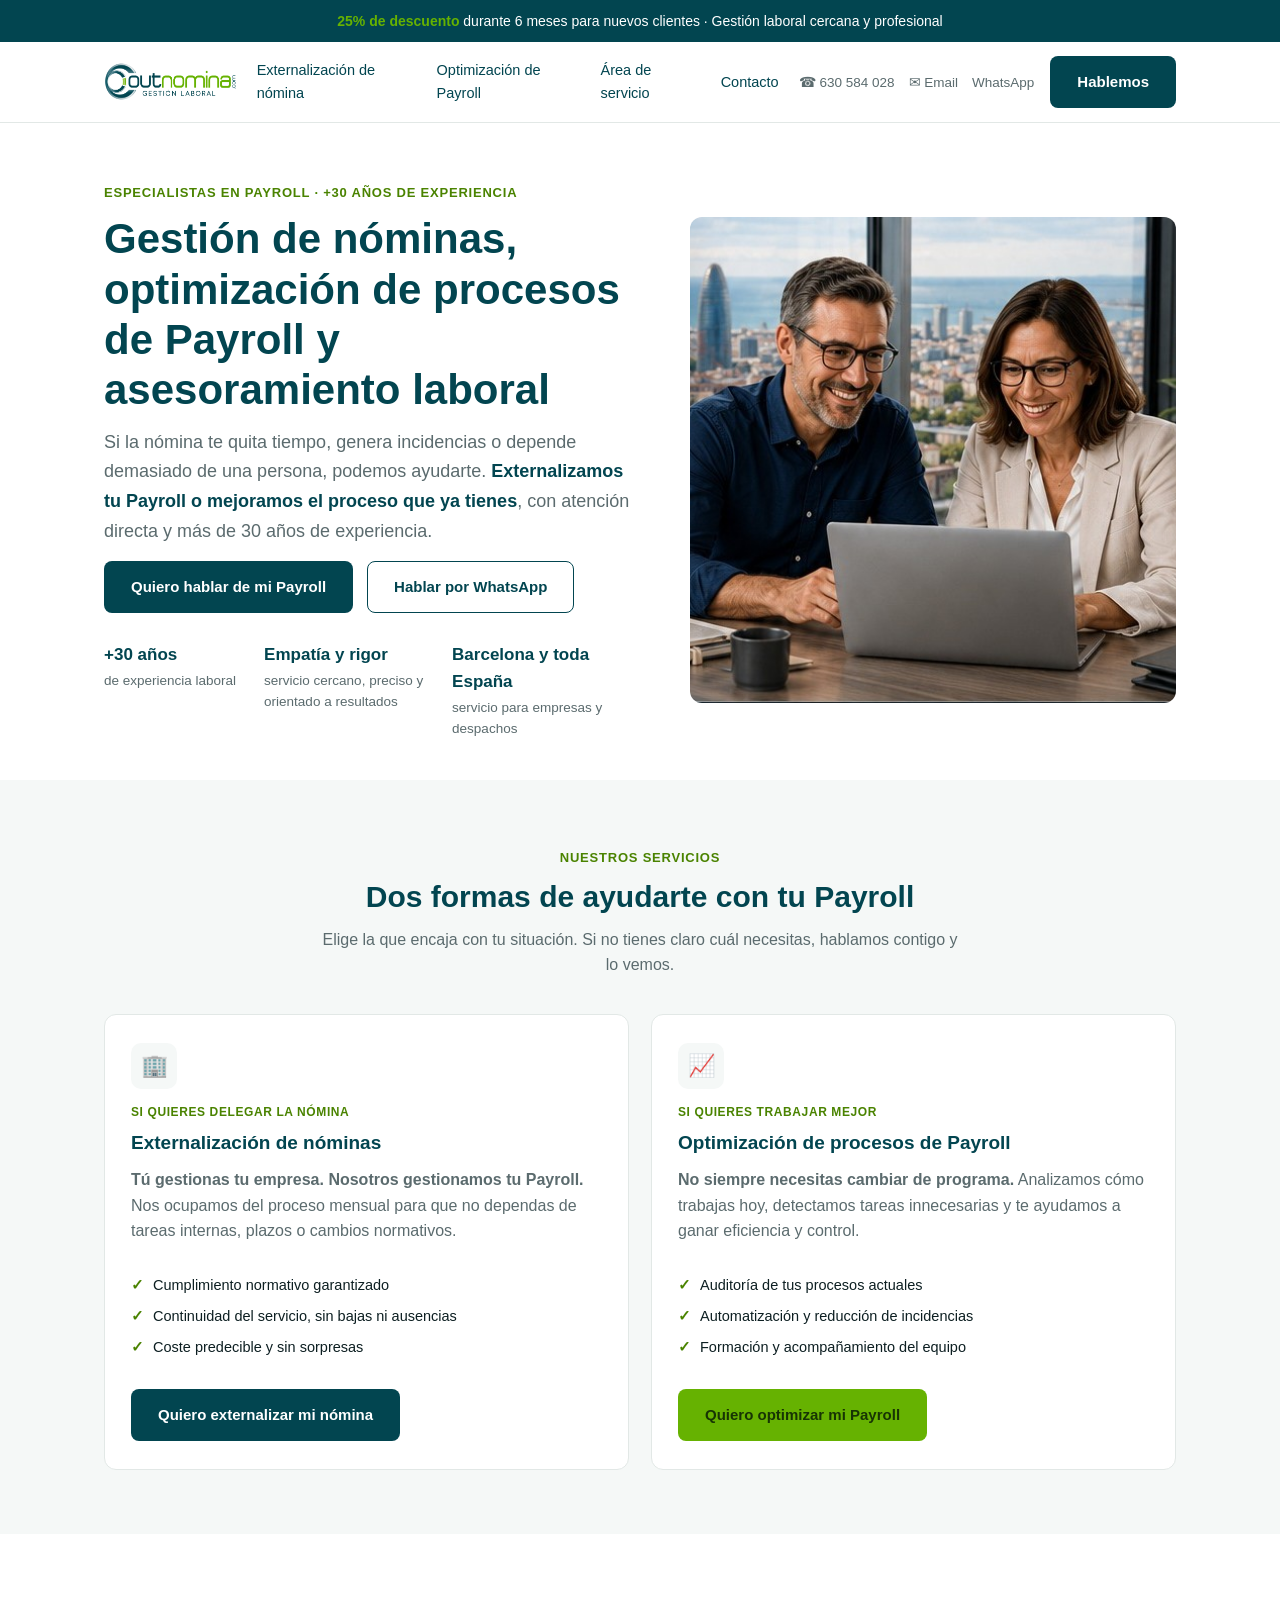
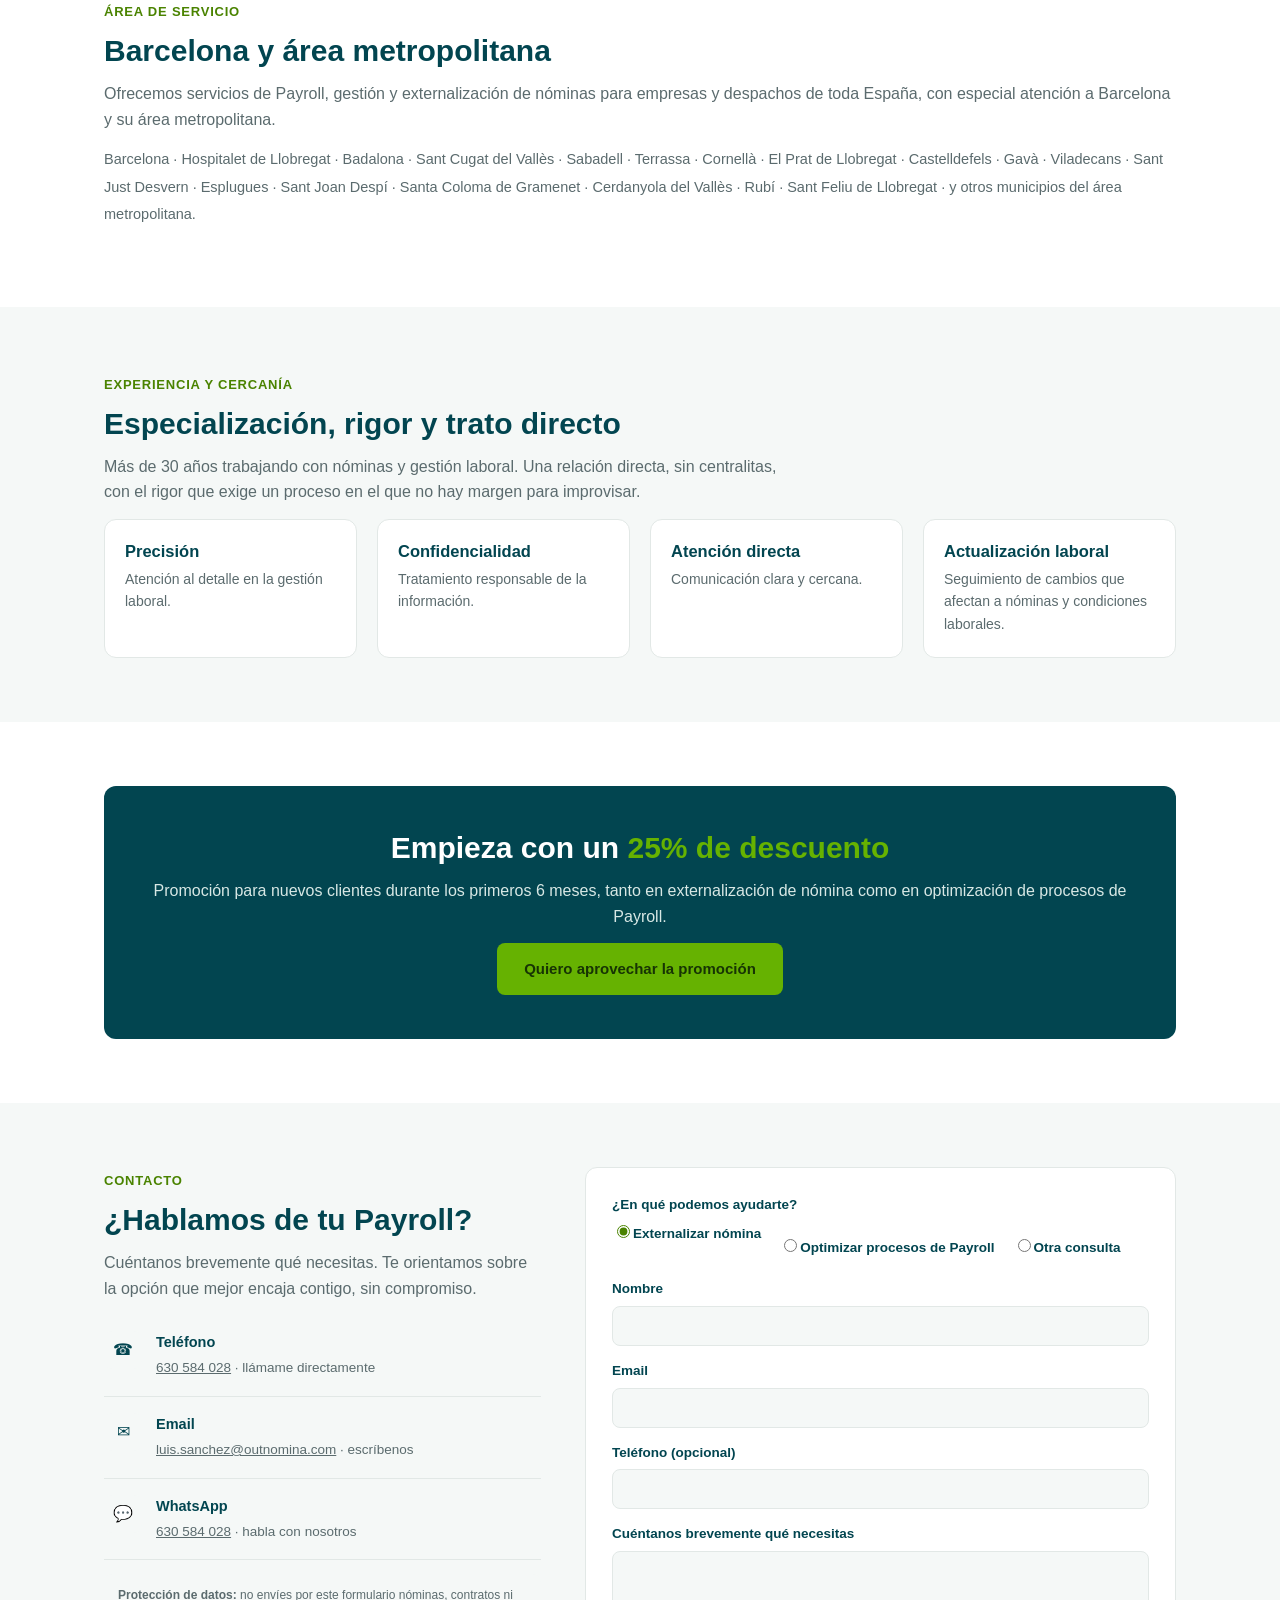
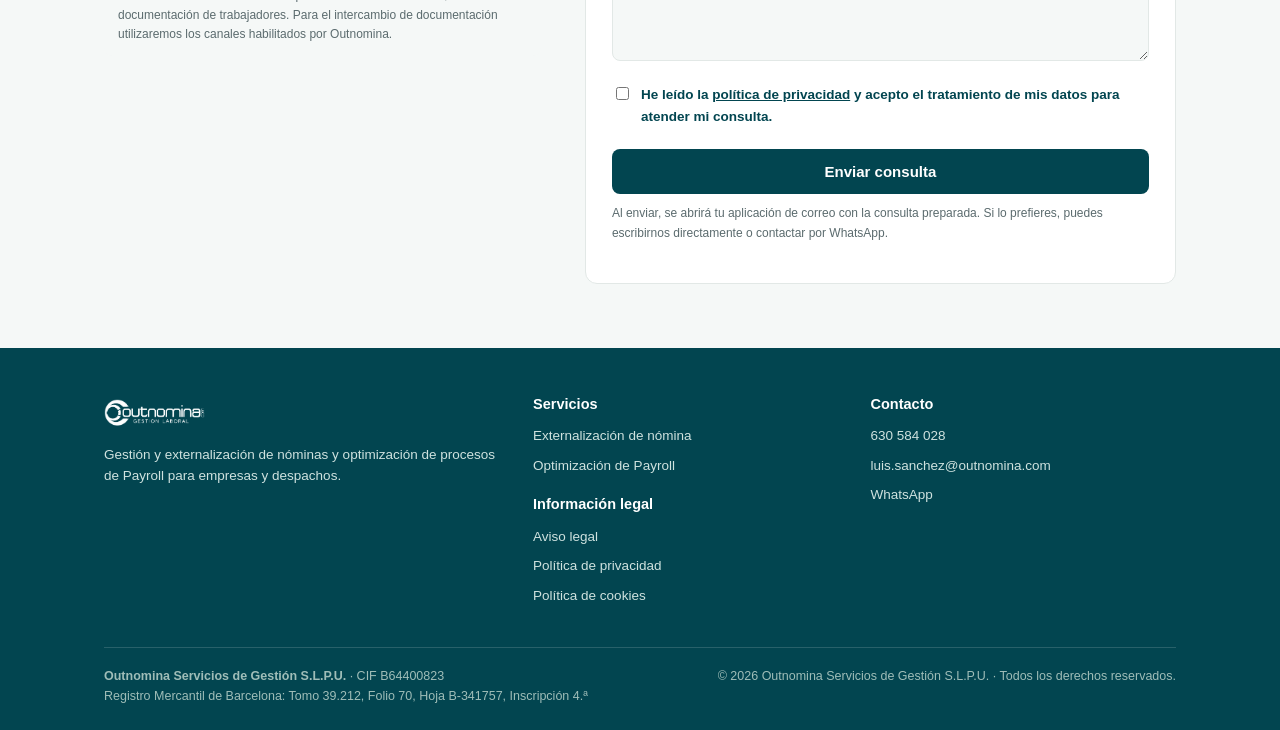
<file: index.html>
<!DOCTYPE html>
<html lang="es">
<head>
<meta charset="UTF-8">
<meta name="viewport" content="width=device-width,initial-scale=1">
<title>Gestión de Nóminas y Optimización de Procesos de Payroll en Barcelona | Outnomina</title>
<meta name="description" content="Gestión y externalización de nóminas y optimización de procesos de Payroll en Barcelona y área metropolitana. Asesoramiento laboral, Seguridad Social, contratos e impuestos.">
<meta name="robots" content="index,follow">
<link rel="canonical" href="https://outnomina.com/">
<meta property="og:title" content="Outnomina | Gestión de Nóminas y Optimización de Procesos de Payroll en Barcelona">
<meta property="og:description" content="Gestión y externalización de nóminas y optimización de procesos de Payroll para empresas y despachos de Barcelona y área metropolitana.">
<meta property="og:type" content="website">
<meta property="og:url" content="https://outnomina.com/">
<link rel="stylesheet" href="styles.css">
</head>
<body>

<div class="promo-bar">
  <strong>25% de descuento</strong> durante 6 meses para nuevos clientes · Gestión laboral cercana y profesional
</div>

<header class="site">
  <div class="header-inner">
    <a class="logo" href="/"><img src="assets/outnomina_logo_oficial.png" alt="Outnomina Servicios de Gestión"></a>
    <nav class="main-nav" id="mainNav">
      <a href="externalizacion-nominas.html">Externalización de nómina</a>
      <a href="optimizacion-payroll.html">Optimización de Payroll</a>
      <a href="#servicio">Área de servicio</a>
      <a href="#contacto">Contacto</a>
    </nav>
    <div class="header-actions">
      <div class="contact-icons">
        <a href="tel:+34630584028">☎ 630 584 028</a>
        <a href="mailto:luis.sanchez@outnomina.com">✉ Email</a>
        <a href="https://wa.me/34630584028" target="_blank" rel="noopener">WhatsApp</a>
      </div>
      <a class="btn btn-primary" href="#contacto">Hablemos</a>
      <button class="nav-toggle" id="navToggle" aria-label="Abrir menú">☰</button>
    </div>
  </div>
</header>

<section class="hero">
  <div class="wrap hero-grid">
    <div>
      <span class="eyebrow">Especialistas en Payroll · +30 años de experiencia</span>
      <h1>Gestión de nóminas, optimización de procesos de Payroll y asesoramiento laboral</h1>
      <p class="hero-lead">Si la nómina te quita tiempo, genera incidencias o depende demasiado de una persona, podemos ayudarte. <strong>Externalizamos tu Payroll o mejoramos el proceso que ya tienes</strong>, con atención directa y más de 30 años de experiencia.</p>
      <div class="btn-row">
        <a class="btn btn-primary" href="#servicios">Quiero hablar de mi Payroll</a>
        <a class="btn btn-ghost" href="https://wa.me/34630584028" target="_blank" rel="noopener">Hablar por WhatsApp</a>
      </div>
      <div class="hero-stats">
        <div><strong>+30 años</strong>de experiencia laboral</div>
        <div><strong>Empatía y rigor</strong>servicio cercano, preciso y orientado a resultados</div>
        <div><strong>Barcelona y toda España</strong>servicio para empresas y despachos</div>
      </div>
    </div>
    <div class="hero-photo">
      <img src="assets/hero_small.jpg" alt="Equipo de Outnomina trabajando en gestión laboral en Barcelona">
    </div>
  </div>
</section>

<section id="servicios" class="bg-soft">
  <div class="wrap">
    <div class="center" style="max-width:640px;margin:0 auto 36px;">
      <span class="eyebrow">Nuestros servicios</span>
      <h2>Dos formas de ayudarte con tu Payroll</h2>
      <p>Elige la que encaja con tu situación. Si no tienes claro cuál necesitas, hablamos contigo y lo vemos.</p>
    </div>

    <div class="split">
      <div class="svc-card">
        <div class="icon-badge">🏢</div>
        <span class="tag">Si quieres delegar la nómina</span>
        <h3>Externalización de nóminas</h3>
        <p><strong>Tú gestionas tu empresa. Nosotros gestionamos tu Payroll.</strong> Nos ocupamos del proceso mensual para que no dependas de tareas internas, plazos o cambios normativos.</p>
        <ul>
          <li>Cumplimiento normativo garantizado</li>
          <li>Continuidad del servicio, sin bajas ni ausencias</li>
          <li>Coste predecible y sin sorpresas</li>
        </ul>
        <a class="btn btn-primary" href="externalizacion-nominas.html">Quiero externalizar mi nómina</a>
      </div>

      <div class="svc-card">
        <div class="icon-badge">📈</div>
        <span class="tag">Si quieres trabajar mejor</span>
        <h3>Optimización de procesos de Payroll</h3>
        <p><strong>No siempre necesitas cambiar de programa.</strong> Analizamos cómo trabajas hoy, detectamos tareas innecesarias y te ayudamos a ganar eficiencia y control.</p>
        <ul>
          <li>Auditoría de tus procesos actuales</li>
          <li>Automatización y reducción de incidencias</li>
          <li>Formación y acompañamiento del equipo</li>
        </ul>
        <a class="btn btn-accent" href="optimizacion-payroll.html">Quiero optimizar mi Payroll</a>
      </div>
    </div>
  </div>
</section>

<section id="servicio">
  <div class="wrap">
    <span class="eyebrow">Área de servicio</span>
    <h2>Barcelona y área metropolitana</h2>
    <p>Ofrecemos servicios de Payroll, gestión y externalización de nóminas para empresas y despachos de toda España, con especial atención a Barcelona y su área metropolitana.</p>
    <p class="municip">Barcelona · Hospitalet de Llobregat · Badalona · Sant Cugat del Vallès · Sabadell · Terrassa · Cornellà · El Prat de Llobregat · Castelldefels · Gavà · Viladecans · Sant Just Desvern · Esplugues · Sant Joan Despí · Santa Coloma de Gramenet · Cerdanyola del Vallès · Rubí · Sant Feliu de Llobregat · y otros municipios del área metropolitana.</p>
  </div>
</section>

<section class="bg-soft">
  <div class="wrap">
    <span class="eyebrow">Experiencia y cercanía</span>
    <h2>Especialización, rigor y trato directo</h2>
    <p style="max-width:680px;">Más de 30 años trabajando con nóminas y gestión laboral. Una relación directa, sin centralitas, con el rigor que exige un proceso en el que no hay margen para improvisar.</p>
    <div class="grid-4">
      <div class="feature"><h3>Precisión</h3><p>Atención al detalle en la gestión laboral.</p></div>
      <div class="feature"><h3>Confidencialidad</h3><p>Tratamiento responsable de la información.</p></div>
      <div class="feature"><h3>Atención directa</h3><p>Comunicación clara y cercana.</p></div>
      <div class="feature"><h3>Actualización laboral</h3><p>Seguimiento de cambios que afectan a nóminas y condiciones laborales.</p></div>
    </div>
  </div>
</section>

<section>
  <div class="wrap">
    <div class="promo-block">
      <h2>Empieza con un <span class="pct">25% de descuento</span></h2>
      <p>Promoción para nuevos clientes durante los primeros 6 meses, tanto en externalización de nómina como en optimización de procesos de Payroll.</p>
      <a class="btn btn-accent" href="#contacto">Quiero aprovechar la promoción</a>
    </div>
  </div>
</section>

<section id="contacto" class="bg-soft">
  <div class="wrap contact-grid">
    <div>
      <span class="eyebrow">Contacto</span>
      <h2>¿Hablamos de tu Payroll?</h2>
      <p>Cuéntanos brevemente qué necesitas. Te orientamos sobre la opción que mejor encaja contigo, sin compromiso.</p>

      <div class="contact-method">
        <div class="ic">☎</div>
        <div><strong>Teléfono</strong><span><a href="tel:+34630584028">630 584 028</a> · llámame directamente</span></div>
      </div>
      <div class="contact-method">
        <div class="ic">✉</div>
        <div><strong>Email</strong><span><a href="mailto:luis.sanchez@outnomina.com">luis.sanchez@outnomina.com</a> · escríbenos</span></div>
      </div>
      <div class="contact-method">
        <div class="ic">💬</div>
        <div><strong>WhatsApp</strong><span><a href="https://wa.me/34630584028" target="_blank" rel="noopener">630 584 028</a> · habla con nosotros</span></div>
      </div>

      <div class="privacy-note">
        <strong>Protección de datos:</strong> no envíes por este formulario nóminas, contratos ni documentación de trabajadores. Para el intercambio de documentación utilizaremos los canales habilitados por Outnomina.
      </div>
    </div>

    <form class="lead" id="leadForm">
      <label for="servicio_interes">¿En qué podemos ayudarte?</label>
      <div class="radio-row">
        <label class="radio-opt"><input type="radio" name="servicio" value="Externalizar nómina" checked>Externalizar nómina</label>
        <label class="radio-opt"><input type="radio" name="servicio" value="Optimizar procesos de Payroll">Optimizar procesos de Payroll</label>
        <label class="radio-opt"><input type="radio" name="servicio" value="Otra consulta">Otra consulta</label>
      </div>

      <label for="nombre">Nombre</label>
      <input type="text" id="nombre" name="nombre" required>

      <label for="email">Email</label>
      <input type="email" id="email" name="email" required>

      <label for="telefono">Teléfono (opcional)</label>
      <input type="tel" id="telefono" name="telefono">

      <label for="mensaje">Cuéntanos brevemente qué necesitas</label>
      <textarea id="mensaje" name="mensaje" required></textarea>

      <div class="consent">
        <input type="checkbox" id="consent" required>
        <label for="consent">He leído la <a href="privacidad.html">política de privacidad</a> y acepto el tratamiento de mis datos para atender mi consulta.</label>
      </div>

      <button type="submit" class="btn btn-primary" style="width:100%;">Enviar consulta</button>
      <p class="form-note">Al enviar, se abrirá tu aplicación de correo con la consulta preparada. Si lo prefieres, puedes escribirnos directamente o contactar por WhatsApp.</p>
    </form>
  </div>
</section>

<footer class="site">
  <div class="wrap">
    <div class="footer-grid">
      <div>
        <div class="logo-foot"><img src="assets/outnomina_logo_oficial.png" alt="Outnomina"></div>
        <p style="color:#cfe2df;">Gestión y externalización de nóminas y optimización de procesos de Payroll para empresas y despachos.</p>
      </div>
      <div>
        <h3>Servicios</h3>
        <ul>
          <li><a href="externalizacion-nominas.html">Externalización de nómina</a></li>
          <li><a href="optimizacion-payroll.html">Optimización de Payroll</a></li>
        </ul>
        <h3 style="margin-top:20px;">Información legal</h3>
        <ul>
          <li><a href="aviso-legal.html">Aviso legal</a></li>
          <li><a href="privacidad.html">Política de privacidad</a></li>
          <li><a href="cookies.html">Política de cookies</a></li>
        </ul>
      </div>
      <div>
        <h3>Contacto</h3>
        <ul>
          <li><a href="tel:+34630584028">630 584 028</a></li>
          <li><a href="mailto:luis.sanchez@outnomina.com">luis.sanchez@outnomina.com</a></li>
          <li><a href="https://wa.me/34630584028" target="_blank" rel="noopener">WhatsApp</a></li>
        </ul>
      </div>
    </div>
    <div class="footer-bottom">
      <div>
        <strong>Outnomina Servicios de Gestión S.L.P.U.</strong> · CIF B64400823<br>
        Registro Mercantil de Barcelona: Tomo 39.212, Folio 70, Hoja B-341757, Inscripción 4.ª
      </div>
      <div>© 2026 Outnomina Servicios de Gestión S.L.P.U. · Todos los derechos reservados.</div>
    </div>
  </div>
</footer>

<script src="script.js"></script>
</body>
</html>
</file>
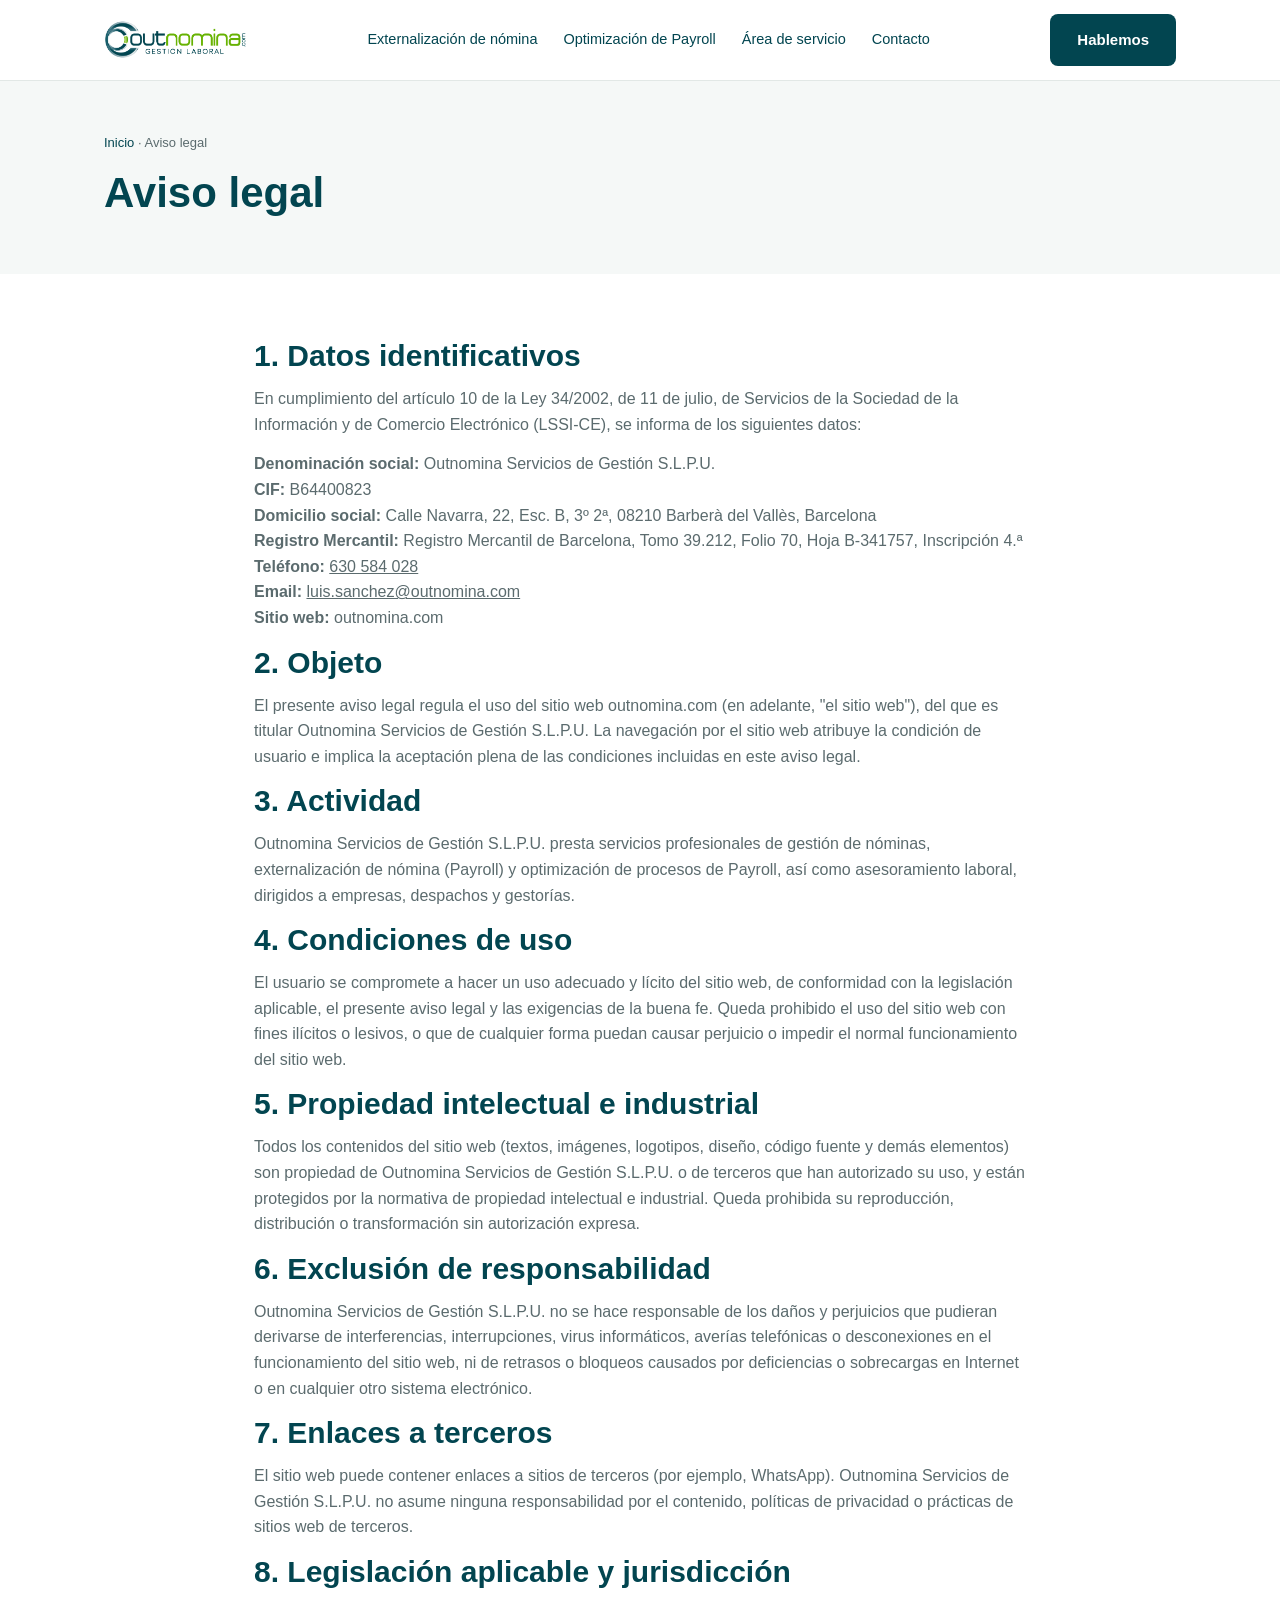
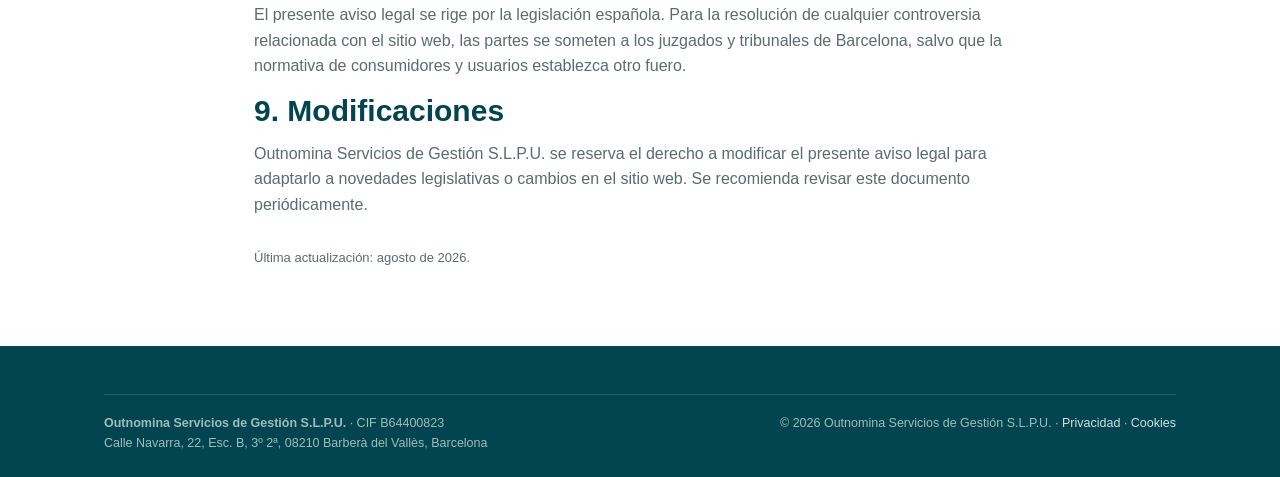
<file: aviso-legal.html>
<!DOCTYPE html>
<html lang="es">
<head>
<meta charset="UTF-8">
<meta name="viewport" content="width=device-width,initial-scale=1">
<title>Aviso Legal | Outnomina</title>
<meta name="robots" content="noindex,follow">
<link rel="canonical" href="https://outnomina.com/aviso-legal.html">
<link rel="stylesheet" href="styles.css">
</head>
<body>

<header class="site">
  <div class="header-inner">
    <a class="logo" href="index.html"><img src="assets/outnomina_logo_oficial.png" alt="Outnomina Servicios de Gestión"></a>
    <nav class="main-nav" id="mainNav">
      <a href="externalizacion-nominas.html">Externalización de nómina</a>
      <a href="optimizacion-payroll.html">Optimización de Payroll</a>
      <a href="index.html#servicio">Área de servicio</a>
      <a href="index.html#contacto">Contacto</a>
    </nav>
    <div class="header-actions">
      <a class="btn btn-primary" href="index.html#contacto">Hablemos</a>
      <button class="nav-toggle" id="navToggle" aria-label="Abrir menú">☰</button>
    </div>
  </div>
</header>

<section class="page-hero">
  <div class="wrap">
    <div class="breadcrumb"><a href="index.html">Inicio</a> · Aviso legal</div>
    <h1>Aviso legal</h1>
  </div>
</section>

<section>
  <div class="wrap" style="max-width:820px;">

    <h2>1. Datos identificativos</h2>
    <p>En cumplimiento del artículo 10 de la Ley 34/2002, de 11 de julio, de Servicios de la Sociedad de la Información y de Comercio Electrónico (LSSI-CE), se informa de los siguientes datos:</p>
    <p>
      <strong>Denominación social:</strong> Outnomina Servicios de Gestión S.L.P.U.<br>
      <strong>CIF:</strong> B64400823<br>
      <strong>Domicilio social:</strong> Calle Navarra, 22, Esc. B, 3º 2ª, 08210 Barberà del Vallès, Barcelona<br>
      <strong>Registro Mercantil:</strong> Registro Mercantil de Barcelona, Tomo 39.212, Folio 70, Hoja B-341757, Inscripción 4.ª<br>
      <strong>Teléfono:</strong> <a href="tel:+34630584028">630 584 028</a><br>
      <strong>Email:</strong> <a href="mailto:luis.sanchez@outnomina.com">luis.sanchez@outnomina.com</a><br>
      <strong>Sitio web:</strong> outnomina.com
    </p>

    <h2>2. Objeto</h2>
    <p>El presente aviso legal regula el uso del sitio web outnomina.com (en adelante, "el sitio web"), del que es titular Outnomina Servicios de Gestión S.L.P.U. La navegación por el sitio web atribuye la condición de usuario e implica la aceptación plena de las condiciones incluidas en este aviso legal.</p>

    <h2>3. Actividad</h2>
    <p>Outnomina Servicios de Gestión S.L.P.U. presta servicios profesionales de gestión de nóminas, externalización de nómina (Payroll) y optimización de procesos de Payroll, así como asesoramiento laboral, dirigidos a empresas, despachos y gestorías.</p>

    <h2>4. Condiciones de uso</h2>
    <p>El usuario se compromete a hacer un uso adecuado y lícito del sitio web, de conformidad con la legislación aplicable, el presente aviso legal y las exigencias de la buena fe. Queda prohibido el uso del sitio web con fines ilícitos o lesivos, o que de cualquier forma puedan causar perjuicio o impedir el normal funcionamiento del sitio web.</p>

    <h2>5. Propiedad intelectual e industrial</h2>
    <p>Todos los contenidos del sitio web (textos, imágenes, logotipos, diseño, código fuente y demás elementos) son propiedad de Outnomina Servicios de Gestión S.L.P.U. o de terceros que han autorizado su uso, y están protegidos por la normativa de propiedad intelectual e industrial. Queda prohibida su reproducción, distribución o transformación sin autorización expresa.</p>

    <h2>6. Exclusión de responsabilidad</h2>
    <p>Outnomina Servicios de Gestión S.L.P.U. no se hace responsable de los daños y perjuicios que pudieran derivarse de interferencias, interrupciones, virus informáticos, averías telefónicas o desconexiones en el funcionamiento del sitio web, ni de retrasos o bloqueos causados por deficiencias o sobrecargas en Internet o en cualquier otro sistema electrónico.</p>

    <h2>7. Enlaces a terceros</h2>
    <p>El sitio web puede contener enlaces a sitios de terceros (por ejemplo, WhatsApp). Outnomina Servicios de Gestión S.L.P.U. no asume ninguna responsabilidad por el contenido, políticas de privacidad o prácticas de sitios web de terceros.</p>

    <h2>8. Legislación aplicable y jurisdicción</h2>
    <p>El presente aviso legal se rige por la legislación española. Para la resolución de cualquier controversia relacionada con el sitio web, las partes se someten a los juzgados y tribunales de Barcelona, salvo que la normativa de consumidores y usuarios establezca otro fuero.</p>

    <h2>9. Modificaciones</h2>
    <p>Outnomina Servicios de Gestión S.L.P.U. se reserva el derecho a modificar el presente aviso legal para adaptarlo a novedades legislativas o cambios en el sitio web. Se recomienda revisar este documento periódicamente.</p>

    <p style="margin-top:30px;font-size:13px;color:var(--muted);">Última actualización: agosto de 2026.</p>
  </div>
</section>

<footer class="site">
  <div class="wrap">
    <div class="footer-bottom">
      <div>
        <strong>Outnomina Servicios de Gestión S.L.P.U.</strong> · CIF B64400823<br>
        Calle Navarra, 22, Esc. B, 3º 2ª, 08210 Barberà del Vallès, Barcelona
      </div>
      <div>© 2026 Outnomina Servicios de Gestión S.L.P.U. · <a href="privacidad.html">Privacidad</a> · <a href="cookies.html">Cookies</a></div>
    </div>
  </div>
</footer>

<script src="script.js"></script>
</body>
</html>
</file>
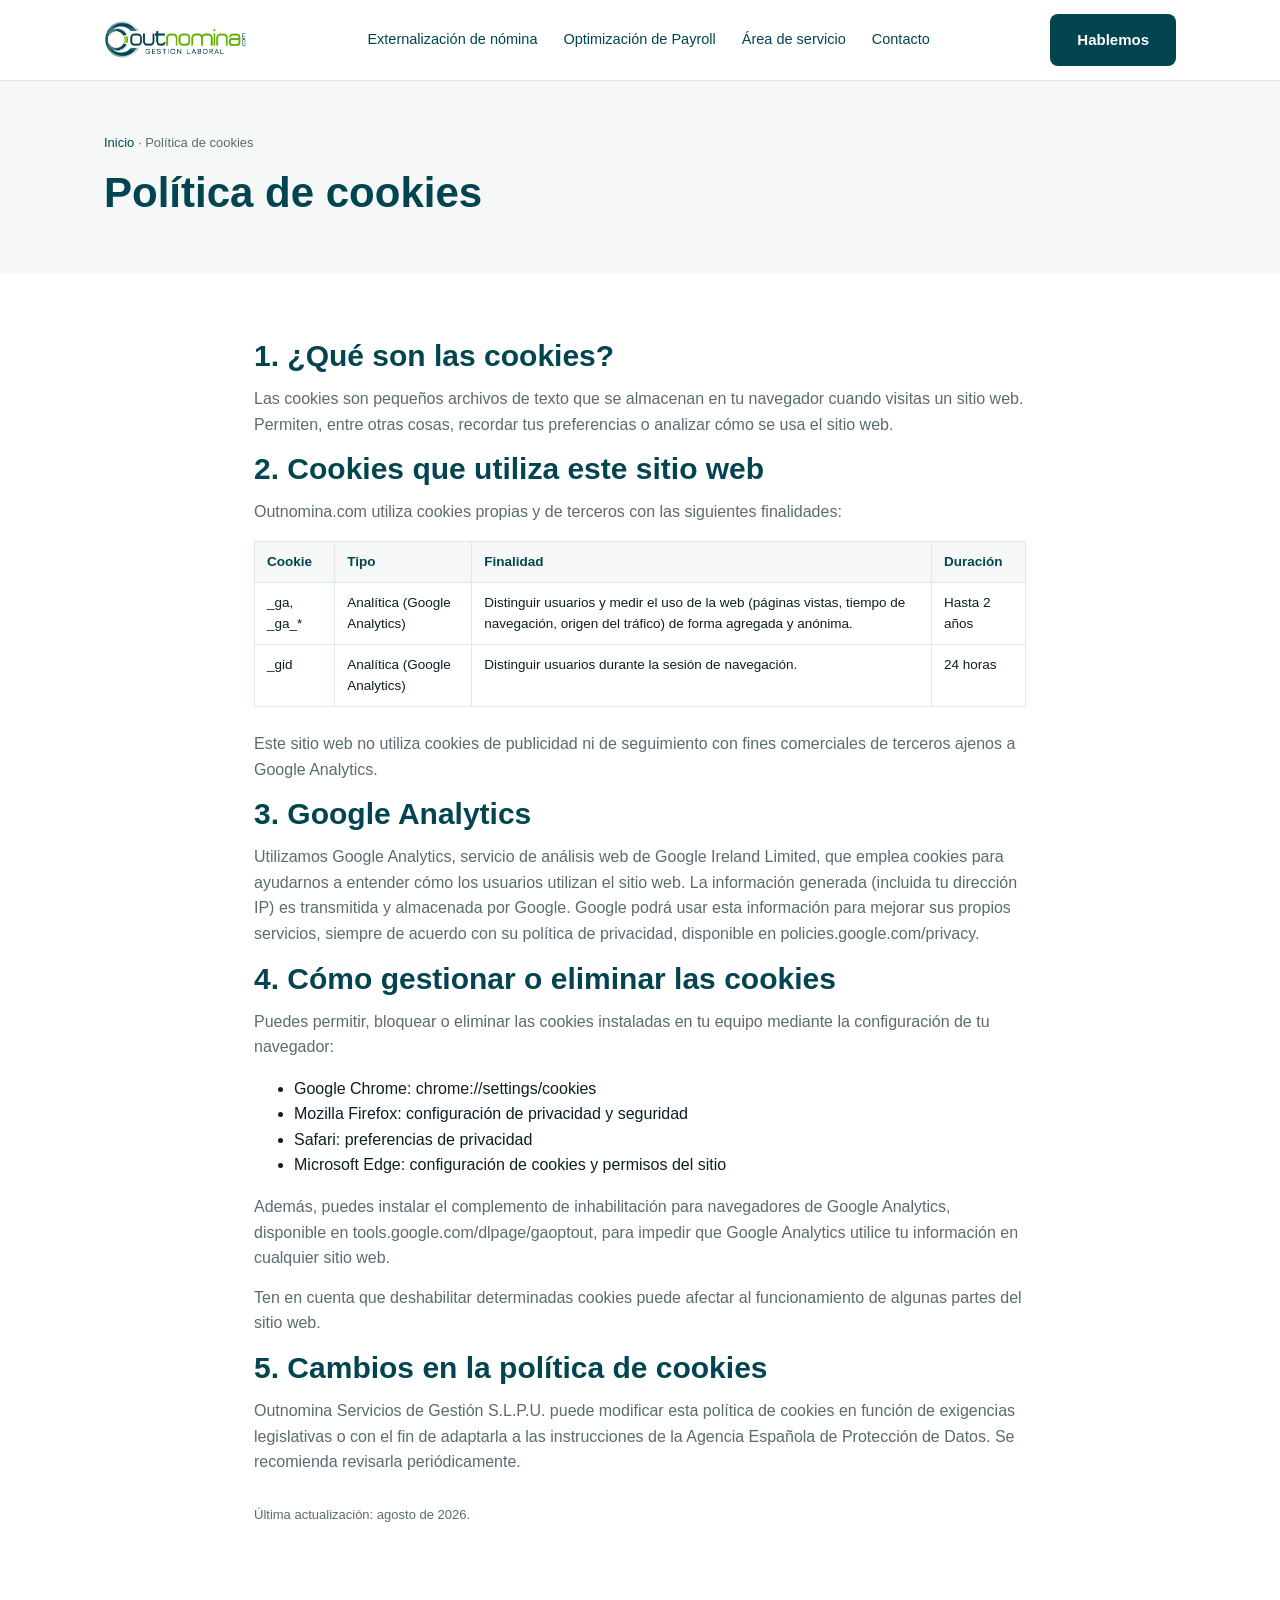
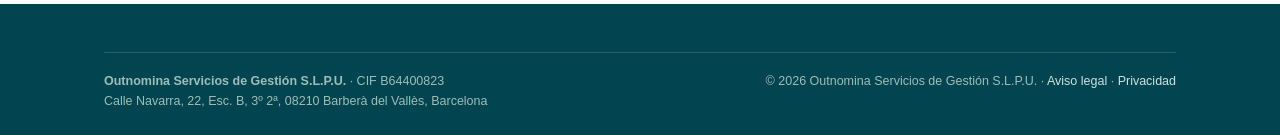
<file: cookies.html>
<!DOCTYPE html>
<html lang="es">
<head>
<meta charset="UTF-8">
<meta name="viewport" content="width=device-width,initial-scale=1">
<title>Política de Cookies | Outnomina</title>
<meta name="robots" content="noindex,follow">
<link rel="canonical" href="https://outnomina.com/cookies.html">
<link rel="stylesheet" href="styles.css">
<style>
table.cookies{width:100%;border-collapse:collapse;font-size:13.5px;margin:16px 0 24px;}
table.cookies th,table.cookies td{border:1px solid var(--line);padding:9px 12px;text-align:left;vertical-align:top;}
table.cookies th{background:var(--bg-soft);color:var(--petroleo);}
</style>
</head>
<body>

<header class="site">
  <div class="header-inner">
    <a class="logo" href="index.html"><img src="assets/outnomina_logo_oficial.png" alt="Outnomina Servicios de Gestión"></a>
    <nav class="main-nav" id="mainNav">
      <a href="externalizacion-nominas.html">Externalización de nómina</a>
      <a href="optimizacion-payroll.html">Optimización de Payroll</a>
      <a href="index.html#servicio">Área de servicio</a>
      <a href="index.html#contacto">Contacto</a>
    </nav>
    <div class="header-actions">
      <a class="btn btn-primary" href="index.html#contacto">Hablemos</a>
      <button class="nav-toggle" id="navToggle" aria-label="Abrir menú">☰</button>
    </div>
  </div>
</header>

<section class="page-hero">
  <div class="wrap">
    <div class="breadcrumb"><a href="index.html">Inicio</a> · Política de cookies</div>
    <h1>Política de cookies</h1>
  </div>
</section>

<section>
  <div class="wrap" style="max-width:820px;">

    <h2>1. ¿Qué son las cookies?</h2>
    <p>Las cookies son pequeños archivos de texto que se almacenan en tu navegador cuando visitas un sitio web. Permiten, entre otras cosas, recordar tus preferencias o analizar cómo se usa el sitio web.</p>

    <h2>2. Cookies que utiliza este sitio web</h2>
    <p>Outnomina.com utiliza cookies propias y de terceros con las siguientes finalidades:</p>

    <table class="cookies">
      <tr><th>Cookie</th><th>Tipo</th><th>Finalidad</th><th>Duración</th></tr>
      <tr>
        <td>_ga, _ga_*</td>
        <td>Analítica (Google Analytics)</td>
        <td>Distinguir usuarios y medir el uso de la web (páginas vistas, tiempo de navegación, origen del tráfico) de forma agregada y anónima.</td>
        <td>Hasta 2 años</td>
      </tr>
      <tr>
        <td>_gid</td>
        <td>Analítica (Google Analytics)</td>
        <td>Distinguir usuarios durante la sesión de navegación.</td>
        <td>24 horas</td>
      </tr>
    </table>

    <p>Este sitio web no utiliza cookies de publicidad ni de seguimiento con fines comerciales de terceros ajenos a Google Analytics.</p>

    <h2>3. Google Analytics</h2>
    <p>Utilizamos Google Analytics, servicio de análisis web de Google Ireland Limited, que emplea cookies para ayudarnos a entender cómo los usuarios utilizan el sitio web. La información generada (incluida tu dirección IP) es transmitida y almacenada por Google. Google podrá usar esta información para mejorar sus propios servicios, siempre de acuerdo con su política de privacidad, disponible en policies.google.com/privacy.</p>

    <h2>4. Cómo gestionar o eliminar las cookies</h2>
    <p>Puedes permitir, bloquear o eliminar las cookies instaladas en tu equipo mediante la configuración de tu navegador:</p>
    <ul>
      <li>Google Chrome: chrome://settings/cookies</li>
      <li>Mozilla Firefox: configuración de privacidad y seguridad</li>
      <li>Safari: preferencias de privacidad</li>
      <li>Microsoft Edge: configuración de cookies y permisos del sitio</li>
    </ul>
    <p>Además, puedes instalar el complemento de inhabilitación para navegadores de Google Analytics, disponible en tools.google.com/dlpage/gaoptout, para impedir que Google Analytics utilice tu información en cualquier sitio web.</p>
    <p>Ten en cuenta que deshabilitar determinadas cookies puede afectar al funcionamiento de algunas partes del sitio web.</p>

    <h2>5. Cambios en la política de cookies</h2>
    <p>Outnomina Servicios de Gestión S.L.P.U. puede modificar esta política de cookies en función de exigencias legislativas o con el fin de adaptarla a las instrucciones de la Agencia Española de Protección de Datos. Se recomienda revisarla periódicamente.</p>

    <p style="margin-top:30px;font-size:13px;color:var(--muted);">Última actualización: agosto de 2026.</p>
  </div>
</section>

<footer class="site">
  <div class="wrap">
    <div class="footer-bottom">
      <div>
        <strong>Outnomina Servicios de Gestión S.L.P.U.</strong> · CIF B64400823<br>
        Calle Navarra, 22, Esc. B, 3º 2ª, 08210 Barberà del Vallès, Barcelona
      </div>
      <div>© 2026 Outnomina Servicios de Gestión S.L.P.U. · <a href="aviso-legal.html">Aviso legal</a> · <a href="privacidad.html">Privacidad</a></div>
    </div>
  </div>
</footer>

<script src="script.js"></script>
</body>
</html>
</file>
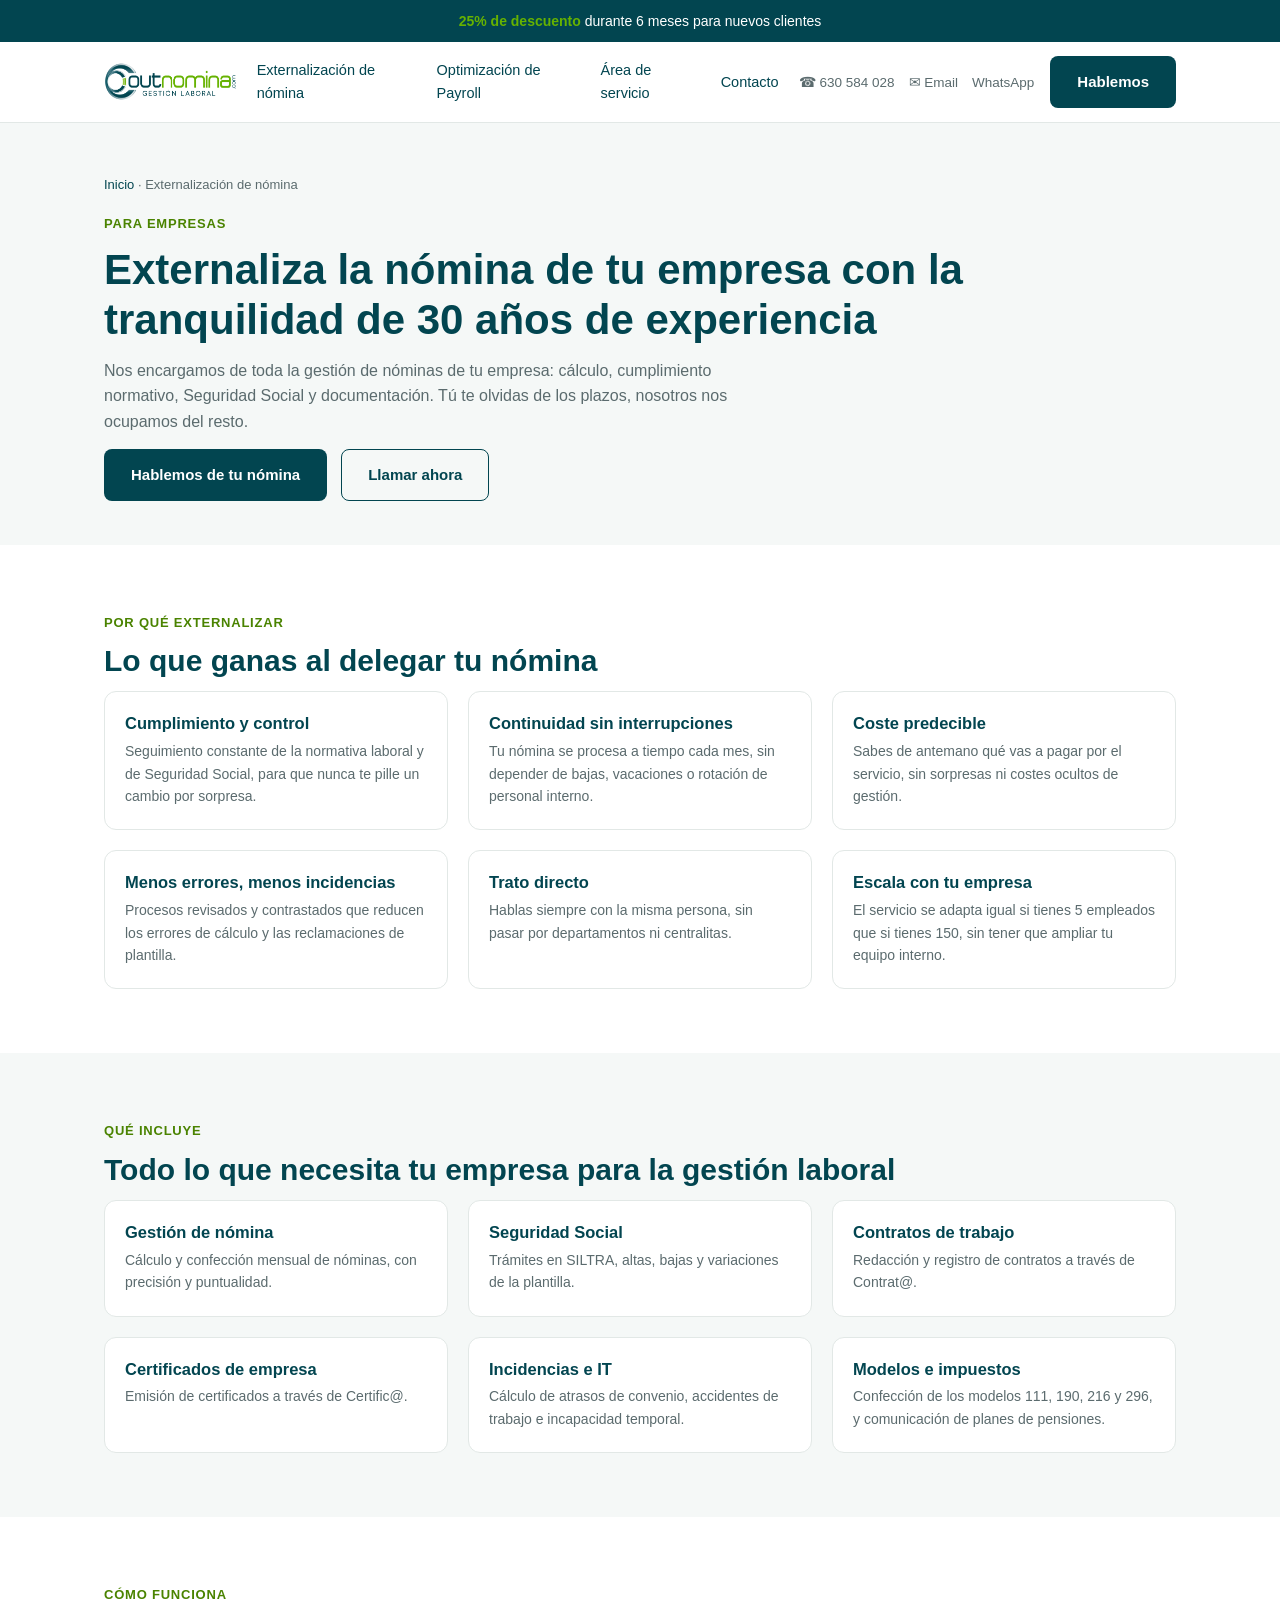
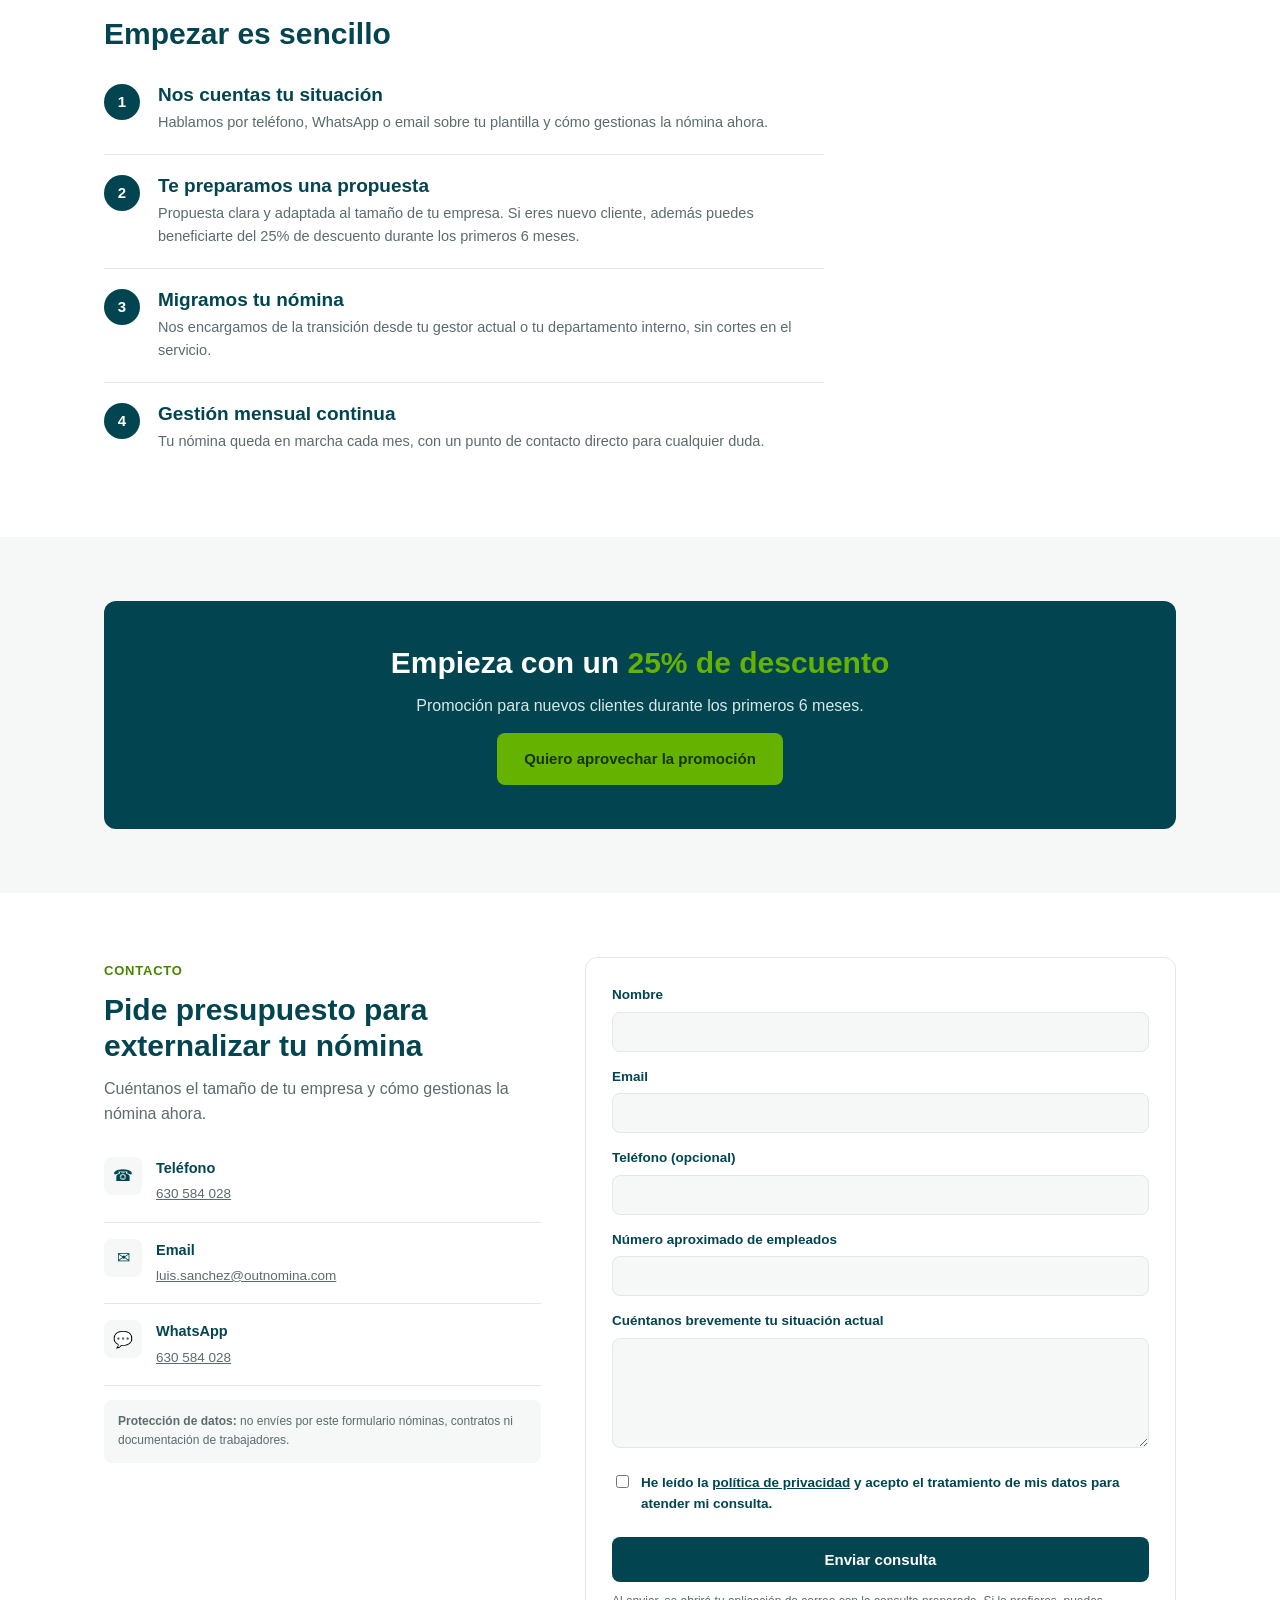
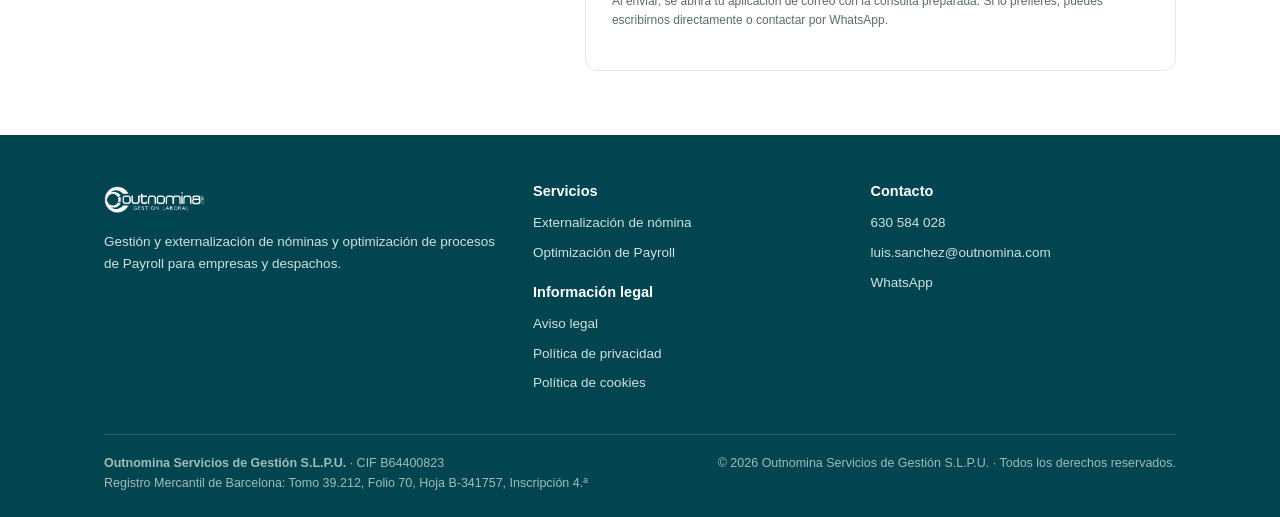
<file: externalizacion-nominas.html>
<!DOCTYPE html>
<html lang="es">
<head>
<meta charset="UTF-8">
<meta name="viewport" content="width=device-width,initial-scale=1">
<title>Externalización de Nómina para Empresas en Barcelona | Outnomina</title>
<meta name="description" content="Externaliza la gestión de nóminas de tu empresa: gestión rigurosa, continuidad del servicio y coste predecible. +30 años de experiencia en Payroll en Barcelona.">
<meta name="robots" content="index,follow">
<link rel="canonical" href="https://outnomina.com/externalizacion-nominas.html">
<link rel="stylesheet" href="styles.css">
</head>
<body>

<div class="promo-bar"><strong>25% de descuento</strong> durante 6 meses para nuevos clientes</div>

<header class="site">
  <div class="header-inner">
    <a class="logo" href="index.html"><img src="assets/outnomina_logo_oficial.png" alt="Outnomina Servicios de Gestión"></a>
    <nav class="main-nav" id="mainNav">
      <a href="externalizacion-nominas.html">Externalización de nómina</a>
      <a href="optimizacion-payroll.html">Optimización de Payroll</a>
      <a href="index.html#servicio">Área de servicio</a>
      <a href="#contacto">Contacto</a>
    </nav>
    <div class="header-actions">
      <div class="contact-icons">
        <a href="tel:+34630584028">☎ 630 584 028</a>
        <a href="mailto:luis.sanchez@outnomina.com">✉ Email</a>
        <a href="https://wa.me/34630584028" target="_blank" rel="noopener">WhatsApp</a>
      </div>
      <a class="btn btn-primary" href="#contacto">Hablemos</a>
      <button class="nav-toggle" id="navToggle" aria-label="Abrir menú">☰</button>
    </div>
  </div>
</header>

<section class="page-hero">
  <div class="wrap">
    <div class="breadcrumb"><a href="index.html">Inicio</a> · Externalización de nómina</div>
    <span class="eyebrow">Para empresas</span>
    <h1>Externaliza la nómina de tu empresa con la tranquilidad de 30 años de experiencia</h1>
    <p style="max-width:640px;">Nos encargamos de toda la gestión de nóminas de tu empresa: cálculo, cumplimiento normativo, Seguridad Social y documentación. Tú te olvidas de los plazos, nosotros nos ocupamos del resto.</p>
    <div class="btn-row">
      <a class="btn btn-primary" href="#contacto">Hablemos de tu nómina</a>
      <a class="btn btn-ghost" href="tel:+34630584028">Llamar ahora</a>
    </div>
  </div>
</section>

<section>
  <div class="wrap">
    <span class="eyebrow">Por qué externalizar</span>
    <h2>Lo que ganas al delegar tu nómina</h2>
    <div class="grid-3">
      <div class="feature">
        <h3>Cumplimiento y control</h3>
        <p>Seguimiento constante de la normativa laboral y de Seguridad Social, para que nunca te pille un cambio por sorpresa.</p>
      </div>
      <div class="feature">
        <h3>Continuidad sin interrupciones</h3>
        <p>Tu nómina se procesa a tiempo cada mes, sin depender de bajas, vacaciones o rotación de personal interno.</p>
      </div>
      <div class="feature">
        <h3>Coste predecible</h3>
        <p>Sabes de antemano qué vas a pagar por el servicio, sin sorpresas ni costes ocultos de gestión.</p>
      </div>
      <div class="feature">
        <h3>Menos errores, menos incidencias</h3>
        <p>Procesos revisados y contrastados que reducen los errores de cálculo y las reclamaciones de plantilla.</p>
      </div>
      <div class="feature">
        <h3>Trato directo</h3>
        <p>Hablas siempre con la misma persona, sin pasar por departamentos ni centralitas.</p>
      </div>
      <div class="feature">
        <h3>Escala con tu empresa</h3>
        <p>El servicio se adapta igual si tienes 5 empleados que si tienes 150, sin tener que ampliar tu equipo interno.</p>
      </div>
    </div>
  </div>
</section>

<section class="bg-soft">
  <div class="wrap">
    <span class="eyebrow">Qué incluye</span>
    <h2>Todo lo que necesita tu empresa para la gestión laboral</h2>
    <div class="grid-3">
      <div class="feature"><h3>Gestión de nómina</h3><p>Cálculo y confección mensual de nóminas, con precisión y puntualidad.</p></div>
      <div class="feature"><h3>Seguridad Social</h3><p>Trámites en SILTRA, altas, bajas y variaciones de la plantilla.</p></div>
      <div class="feature"><h3>Contratos de trabajo</h3><p>Redacción y registro de contratos a través de Contrat@.</p></div>
      <div class="feature"><h3>Certificados de empresa</h3><p>Emisión de certificados a través de Certific@.</p></div>
      <div class="feature"><h3>Incidencias e IT</h3><p>Cálculo de atrasos de convenio, accidentes de trabajo e incapacidad temporal.</p></div>
      <div class="feature"><h3>Modelos e impuestos</h3><p>Confección de los modelos 111, 190, 216 y 296, y comunicación de planes de pensiones.</p></div>
    </div>
  </div>
</section>

<section>
  <div class="wrap">
    <span class="eyebrow">Cómo funciona</span>
    <h2>Empezar es sencillo</h2>
    <div class="steps" style="max-width:720px;">
      <div class="step">
        <div class="num">1</div>
        <div><h3>Nos cuentas tu situación</h3><p>Hablamos por teléfono, WhatsApp o email sobre tu plantilla y cómo gestionas la nómina ahora.</p></div>
      </div>
      <div class="step">
        <div class="num">2</div>
        <div><h3>Te preparamos una propuesta</h3><p>Propuesta clara y adaptada al tamaño de tu empresa. Si eres nuevo cliente, además puedes beneficiarte del 25% de descuento durante los primeros 6 meses.</p></div>
      </div>
      <div class="step">
        <div class="num">3</div>
        <div><h3>Migramos tu nómina</h3><p>Nos encargamos de la transición desde tu gestor actual o tu departamento interno, sin cortes en el servicio.</p></div>
      </div>
      <div class="step">
        <div class="num">4</div>
        <div><h3>Gestión mensual continua</h3><p>Tu nómina queda en marcha cada mes, con un punto de contacto directo para cualquier duda.</p></div>
      </div>
    </div>
  </div>
</section>

<section class="bg-soft">
  <div class="wrap">
    <div class="promo-block">
      <h2>Empieza con un <span class="pct">25% de descuento</span></h2>
      <p>Promoción para nuevos clientes durante los primeros 6 meses.</p>
      <a class="btn btn-accent" href="#contacto">Quiero aprovechar la promoción</a>
    </div>
  </div>
</section>

<section id="contacto">
  <div class="wrap contact-grid">
    <div>
      <span class="eyebrow">Contacto</span>
      <h2>Pide presupuesto para externalizar tu nómina</h2>
      <p>Cuéntanos el tamaño de tu empresa y cómo gestionas la nómina ahora.</p>

      <div class="contact-method">
        <div class="ic">☎</div>
        <div><strong>Teléfono</strong><span><a href="tel:+34630584028">630 584 028</a></span></div>
      </div>
      <div class="contact-method">
        <div class="ic">✉</div>
        <div><strong>Email</strong><span><a href="mailto:luis.sanchez@outnomina.com">luis.sanchez@outnomina.com</a></span></div>
      </div>
      <div class="contact-method">
        <div class="ic">💬</div>
        <div><strong>WhatsApp</strong><span><a href="https://wa.me/34630584028" target="_blank" rel="noopener">630 584 028</a></span></div>
      </div>

      <div class="privacy-note">
        <strong>Protección de datos:</strong> no envíes por este formulario nóminas, contratos ni documentación de trabajadores.
      </div>
    </div>

    <form class="lead" id="leadForm">
      <input type="hidden" name="servicio" value="Externalizar nómina">
      <label for="nombre">Nombre</label>
      <input type="text" id="nombre" name="nombre" required>

      <label for="email">Email</label>
      <input type="email" id="email" name="email" required>

      <label for="telefono">Teléfono (opcional)</label>
      <input type="tel" id="telefono" name="telefono">

      <label for="empleados">Número aproximado de empleados</label>
      <input type="text" id="empleados" name="empleados">

      <label for="mensaje">Cuéntanos brevemente tu situación actual</label>
      <textarea id="mensaje" name="mensaje" required></textarea>

      <div class="consent">
        <input type="checkbox" id="consent" required>
        <label for="consent">He leído la <a href="privacidad.html">política de privacidad</a> y acepto el tratamiento de mis datos para atender mi consulta.</label>
      </div>

      <button type="submit" class="btn btn-primary" style="width:100%;">Enviar consulta</button>
      <p class="form-note">Al enviar, se abrirá tu aplicación de correo con la consulta preparada. Si lo prefieres, puedes escribirnos directamente o contactar por WhatsApp.</p>
    </form>
  </div>
</section>

<footer class="site">
  <div class="wrap">
    <div class="footer-grid">
      <div>
        <div class="logo-foot"><img src="assets/outnomina_logo_oficial.png" alt="Outnomina"></div>
        <p style="color:#cfe2df;">Gestión y externalización de nóminas y optimización de procesos de Payroll para empresas y despachos.</p>
      </div>
      <div>
        <h3>Servicios</h3>
        <ul>
          <li><a href="externalizacion-nominas.html">Externalización de nómina</a></li>
          <li><a href="optimizacion-payroll.html">Optimización de Payroll</a></li>
        </ul>
        <h3 style="margin-top:20px;">Información legal</h3>
        <ul>
          <li><a href="aviso-legal.html">Aviso legal</a></li>
          <li><a href="privacidad.html">Política de privacidad</a></li>
          <li><a href="cookies.html">Política de cookies</a></li>
        </ul>
      </div>
      <div>
        <h3>Contacto</h3>
        <ul>
          <li><a href="tel:+34630584028">630 584 028</a></li>
          <li><a href="mailto:luis.sanchez@outnomina.com">luis.sanchez@outnomina.com</a></li>
          <li><a href="https://wa.me/34630584028" target="_blank" rel="noopener">WhatsApp</a></li>
        </ul>
      </div>
    </div>
    <div class="footer-bottom">
      <div>
        <strong>Outnomina Servicios de Gestión S.L.P.U.</strong> · CIF B64400823<br>
        Registro Mercantil de Barcelona: Tomo 39.212, Folio 70, Hoja B-341757, Inscripción 4.ª
      </div>
      <div>© 2026 Outnomina Servicios de Gestión S.L.P.U. · Todos los derechos reservados.</div>
    </div>
  </div>
</footer>

<script src="script.js"></script>
</body>
</html>
</file>
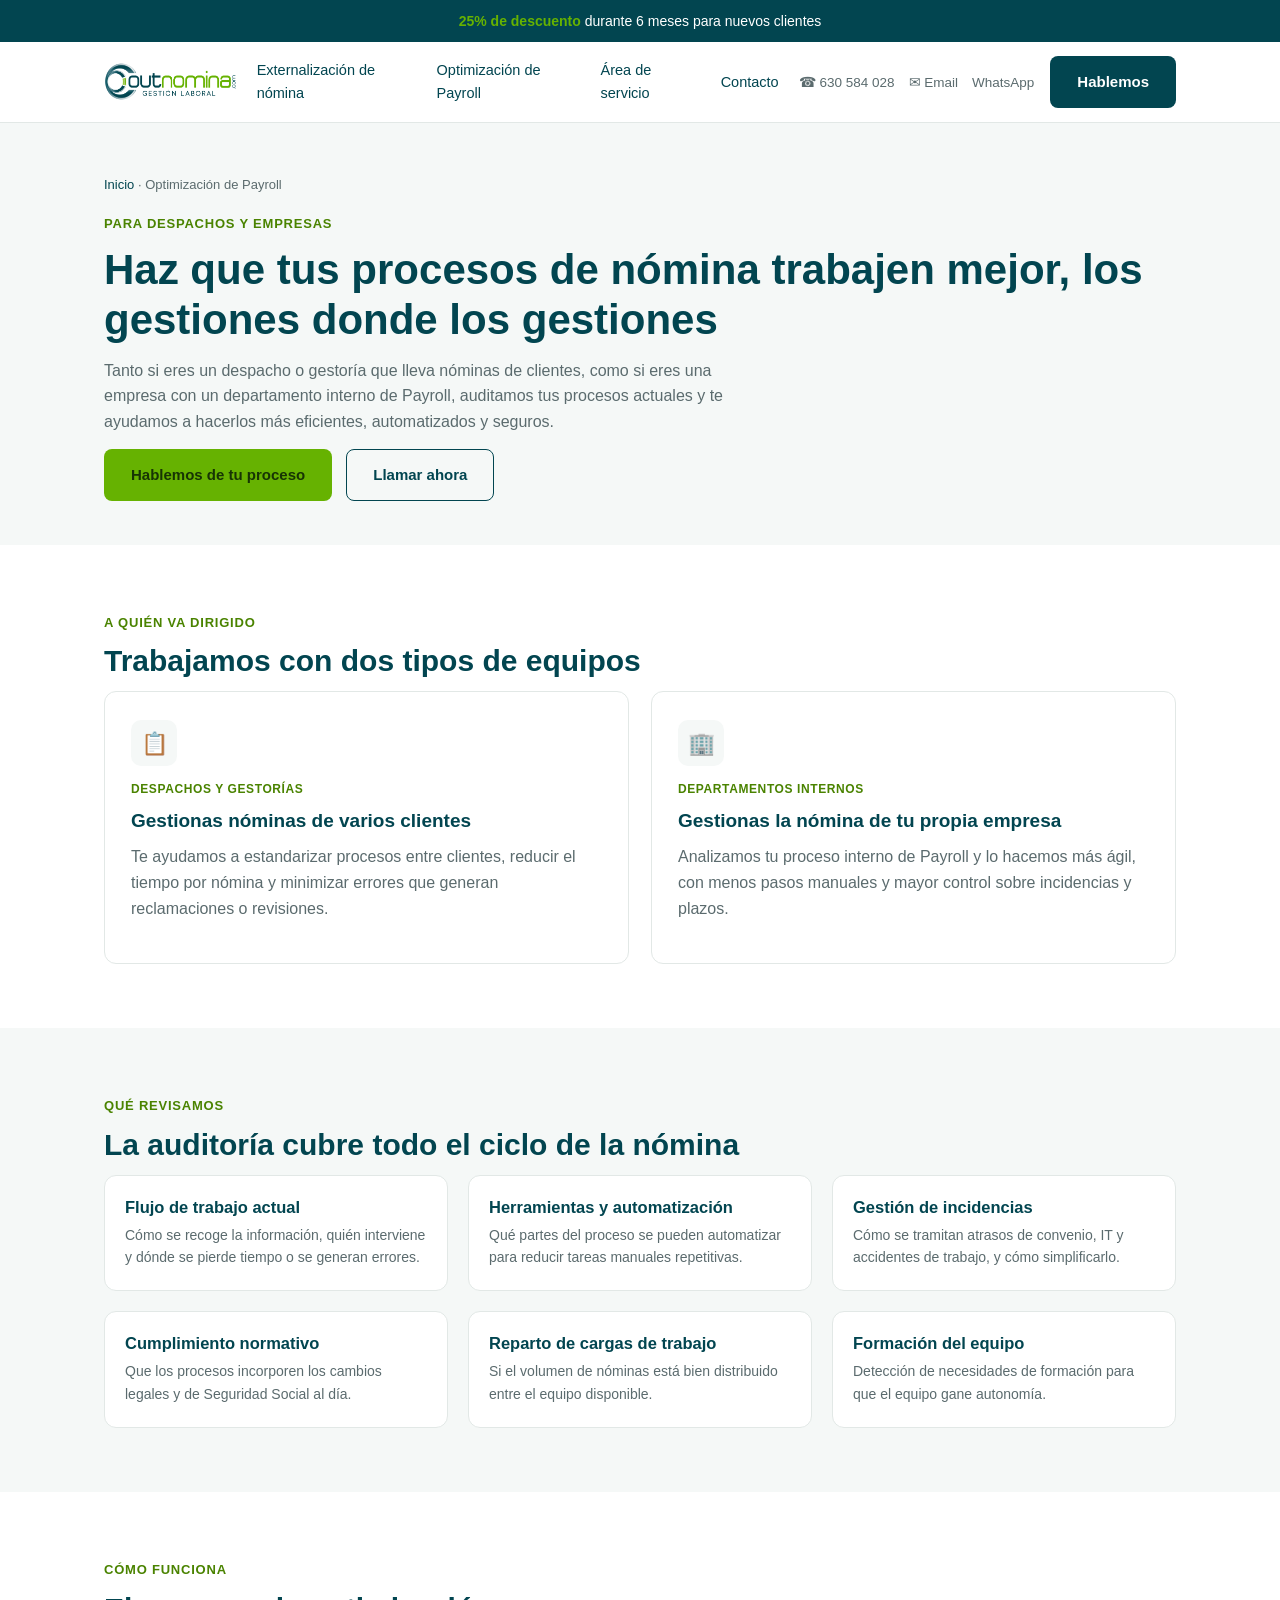
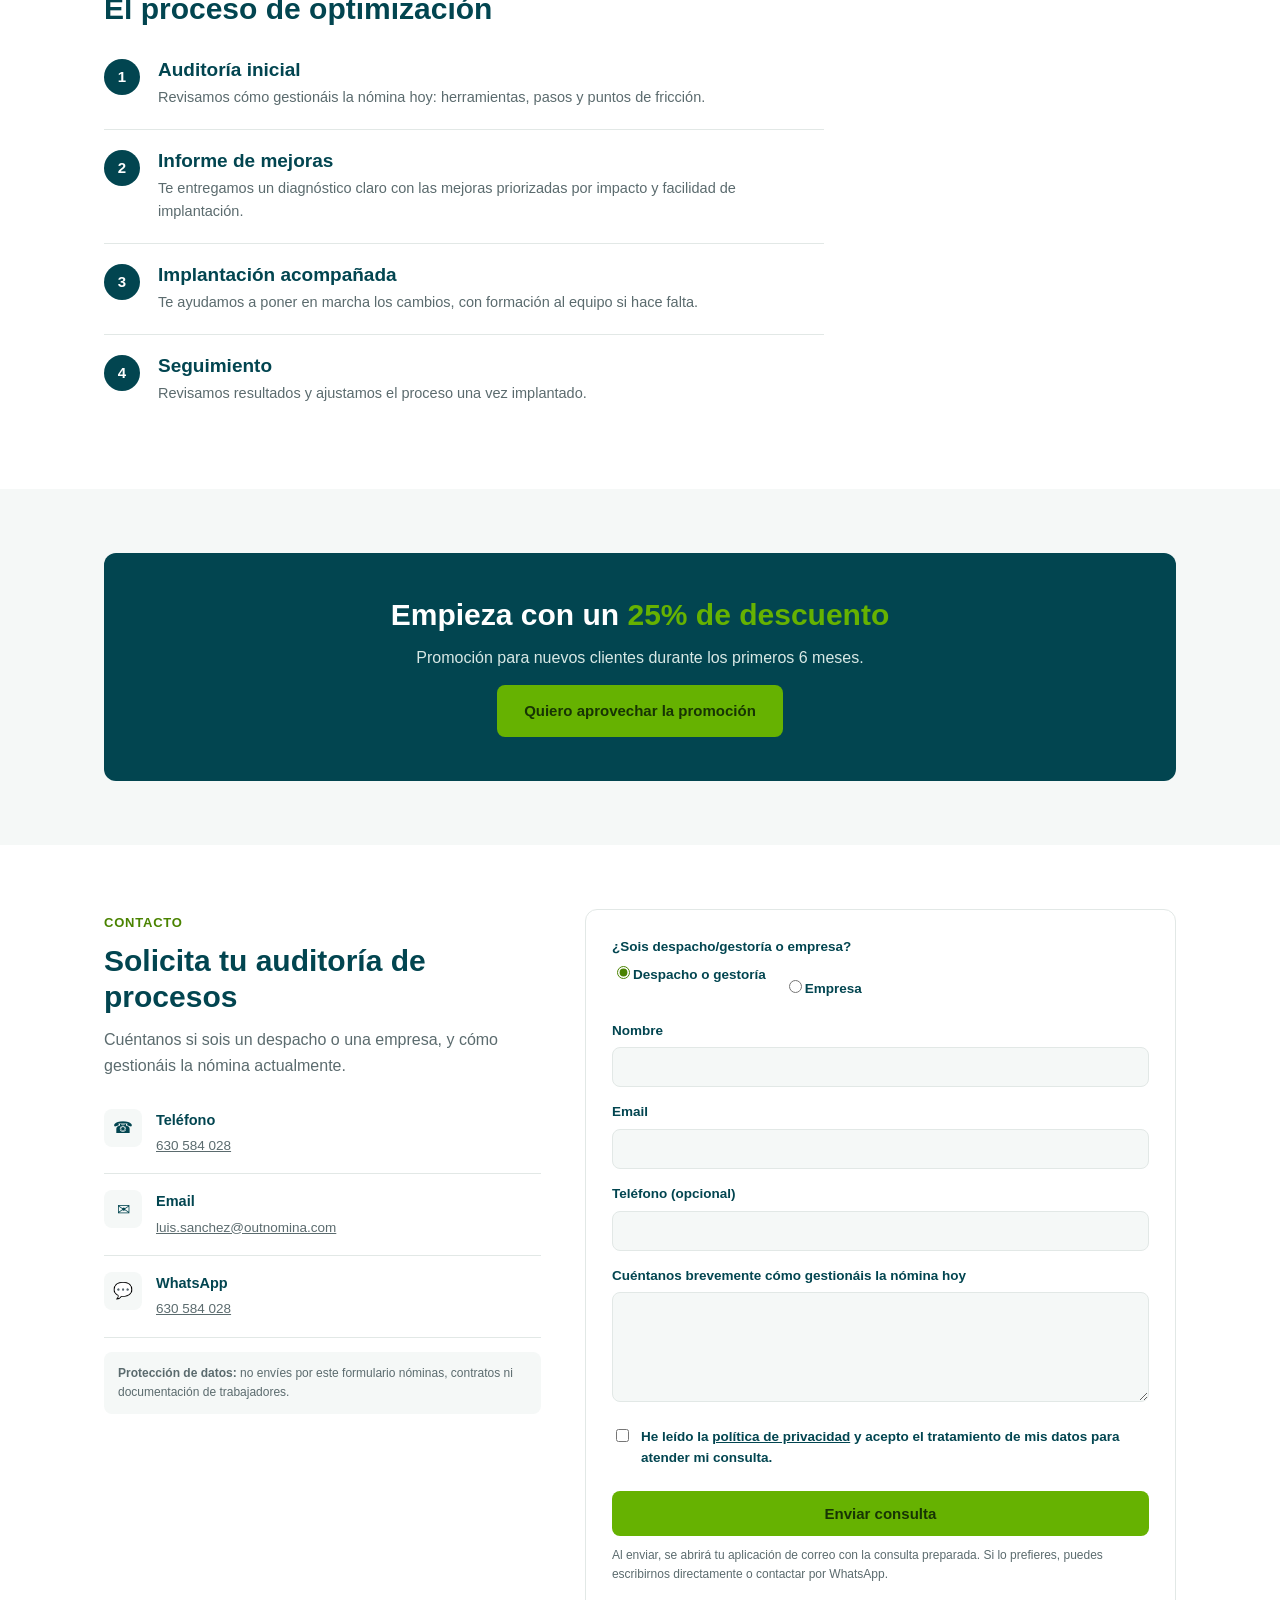
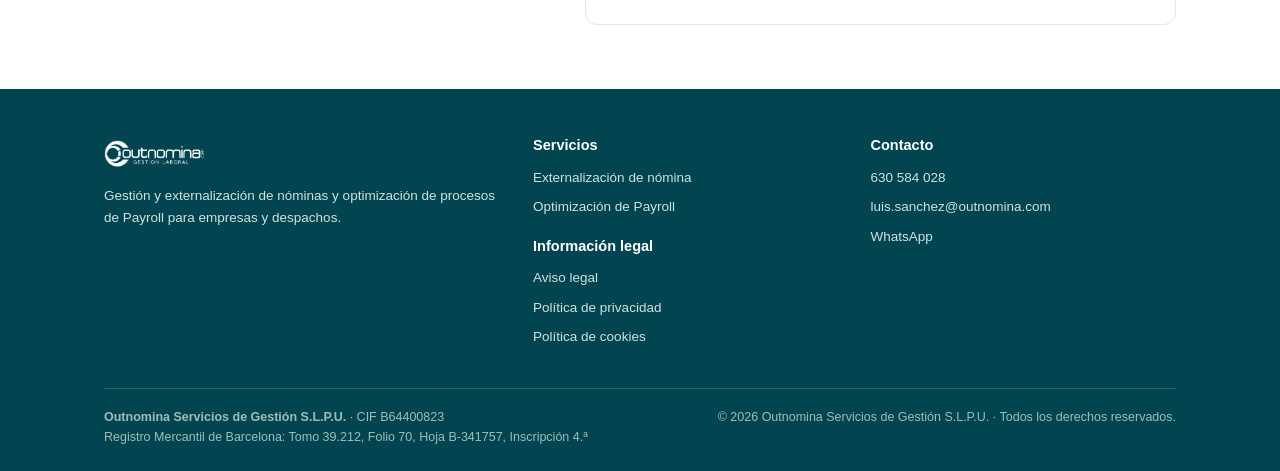
<file: optimizacion-payroll.html>
<!DOCTYPE html>
<html lang="es">
<head>
<meta charset="UTF-8">
<meta name="viewport" content="width=device-width,initial-scale=1">
<title>Optimización de Procesos de Payroll para Despachos y Empresas | Outnomina</title>
<meta name="description" content="Auditamos y optimizamos tus procesos de nómina, los gestiones en tu despacho o en tu empresa. Más eficiencia, menos incidencias, con 30 años de experiencia en Payroll.">
<meta name="robots" content="index,follow">
<link rel="canonical" href="https://outnomina.com/optimizacion-payroll.html">
<link rel="stylesheet" href="styles.css">
</head>
<body>

<div class="promo-bar"><strong>25% de descuento</strong> durante 6 meses para nuevos clientes</div>

<header class="site">
  <div class="header-inner">
    <a class="logo" href="index.html"><img src="assets/outnomina_logo_oficial.png" alt="Outnomina Servicios de Gestión"></a>
    <nav class="main-nav" id="mainNav">
      <a href="externalizacion-nominas.html">Externalización de nómina</a>
      <a href="optimizacion-payroll.html">Optimización de Payroll</a>
      <a href="index.html#servicio">Área de servicio</a>
      <a href="#contacto">Contacto</a>
    </nav>
    <div class="header-actions">
      <div class="contact-icons">
        <a href="tel:+34630584028">☎ 630 584 028</a>
        <a href="mailto:luis.sanchez@outnomina.com">✉ Email</a>
        <a href="https://wa.me/34630584028" target="_blank" rel="noopener">WhatsApp</a>
      </div>
      <a class="btn btn-primary" href="#contacto">Hablemos</a>
      <button class="nav-toggle" id="navToggle" aria-label="Abrir menú">☰</button>
    </div>
  </div>
</header>

<section class="page-hero">
  <div class="wrap">
    <div class="breadcrumb"><a href="index.html">Inicio</a> · Optimización de Payroll</div>
    <span class="eyebrow">Para despachos y empresas</span>
    <h1>Haz que tus procesos de nómina trabajen mejor, los gestiones donde los gestiones</h1>
    <p style="max-width:640px;">Tanto si eres un despacho o gestoría que lleva nóminas de clientes, como si eres una empresa con un departamento interno de Payroll, auditamos tus procesos actuales y te ayudamos a hacerlos más eficientes, automatizados y seguros.</p>
    <div class="btn-row">
      <a class="btn btn-accent" href="#contacto">Hablemos de tu proceso</a>
      <a class="btn btn-ghost" href="tel:+34630584028">Llamar ahora</a>
    </div>
  </div>
</section>

<section>
  <div class="wrap">
    <span class="eyebrow">A quién va dirigido</span>
    <h2>Trabajamos con dos tipos de equipos</h2>
    <div class="split">
      <div class="svc-card">
        <div class="icon-badge">📋</div>
        <span class="tag">Despachos y gestorías</span>
        <h3>Gestionas nóminas de varios clientes</h3>
        <p>Te ayudamos a estandarizar procesos entre clientes, reducir el tiempo por nómina y minimizar errores que generan reclamaciones o revisiones.</p>
      </div>
      <div class="svc-card">
        <div class="icon-badge">🏢</div>
        <span class="tag">Departamentos internos</span>
        <h3>Gestionas la nómina de tu propia empresa</h3>
        <p>Analizamos tu proceso interno de Payroll y lo hacemos más ágil, con menos pasos manuales y mayor control sobre incidencias y plazos.</p>
      </div>
    </div>
  </div>
</section>

<section class="bg-soft">
  <div class="wrap">
    <span class="eyebrow">Qué revisamos</span>
    <h2>La auditoría cubre todo el ciclo de la nómina</h2>
    <div class="grid-3">
      <div class="feature"><h3>Flujo de trabajo actual</h3><p>Cómo se recoge la información, quién interviene y dónde se pierde tiempo o se generan errores.</p></div>
      <div class="feature"><h3>Herramientas y automatización</h3><p>Qué partes del proceso se pueden automatizar para reducir tareas manuales repetitivas.</p></div>
      <div class="feature"><h3>Gestión de incidencias</h3><p>Cómo se tramitan atrasos de convenio, IT y accidentes de trabajo, y cómo simplificarlo.</p></div>
      <div class="feature"><h3>Cumplimiento normativo</h3><p>Que los procesos incorporen los cambios legales y de Seguridad Social al día.</p></div>
      <div class="feature"><h3>Reparto de cargas de trabajo</h3><p>Si el volumen de nóminas está bien distribuido entre el equipo disponible.</p></div>
      <div class="feature"><h3>Formación del equipo</h3><p>Detección de necesidades de formación para que el equipo gane autonomía.</p></div>
    </div>
  </div>
</section>

<section>
  <div class="wrap">
    <span class="eyebrow">Cómo funciona</span>
    <h2>El proceso de optimización</h2>
    <div class="steps" style="max-width:720px;">
      <div class="step">
        <div class="num">1</div>
        <div><h3>Auditoría inicial</h3><p>Revisamos cómo gestionáis la nómina hoy: herramientas, pasos y puntos de fricción.</p></div>
      </div>
      <div class="step">
        <div class="num">2</div>
        <div><h3>Informe de mejoras</h3><p>Te entregamos un diagnóstico claro con las mejoras priorizadas por impacto y facilidad de implantación.</p></div>
      </div>
      <div class="step">
        <div class="num">3</div>
        <div><h3>Implantación acompañada</h3><p>Te ayudamos a poner en marcha los cambios, con formación al equipo si hace falta.</p></div>
      </div>
      <div class="step">
        <div class="num">4</div>
        <div><h3>Seguimiento</h3><p>Revisamos resultados y ajustamos el proceso una vez implantado.</p></div>
      </div>
    </div>
  </div>
</section>

<section class="bg-soft">
  <div class="wrap">
    <div class="promo-block">
      <h2>Empieza con un <span class="pct">25% de descuento</span></h2>
      <p>Promoción para nuevos clientes durante los primeros 6 meses.</p>
      <a class="btn btn-accent" href="#contacto">Quiero aprovechar la promoción</a>
    </div>
  </div>
</section>

<section id="contacto">
  <div class="wrap contact-grid">
    <div>
      <span class="eyebrow">Contacto</span>
      <h2>Solicita tu auditoría de procesos</h2>
      <p>Cuéntanos si sois un despacho o una empresa, y cómo gestionáis la nómina actualmente.</p>

      <div class="contact-method">
        <div class="ic">☎</div>
        <div><strong>Teléfono</strong><span><a href="tel:+34630584028">630 584 028</a></span></div>
      </div>
      <div class="contact-method">
        <div class="ic">✉</div>
        <div><strong>Email</strong><span><a href="mailto:luis.sanchez@outnomina.com">luis.sanchez@outnomina.com</a></span></div>
      </div>
      <div class="contact-method">
        <div class="ic">💬</div>
        <div><strong>WhatsApp</strong><span><a href="https://wa.me/34630584028" target="_blank" rel="noopener">630 584 028</a></span></div>
      </div>

      <div class="privacy-note">
        <strong>Protección de datos:</strong> no envíes por este formulario nóminas, contratos ni documentación de trabajadores.
      </div>
    </div>

    <form class="lead" id="leadForm">
      <input type="hidden" name="servicio" value="Optimizar procesos de Payroll">
      <label>¿Sois despacho/gestoría o empresa?</label>
      <div class="radio-row">
        <label class="radio-opt"><input type="radio" name="tipo" value="Despacho o gestoría" checked>Despacho o gestoría</label>
        <label class="radio-opt"><input type="radio" name="tipo" value="Empresa">Empresa</label>
      </div>

      <label for="nombre">Nombre</label>
      <input type="text" id="nombre" name="nombre" required>

      <label for="email">Email</label>
      <input type="email" id="email" name="email" required>

      <label for="telefono">Teléfono (opcional)</label>
      <input type="tel" id="telefono" name="telefono">

      <label for="mensaje">Cuéntanos brevemente cómo gestionáis la nómina hoy</label>
      <textarea id="mensaje" name="mensaje" required></textarea>

      <div class="consent">
        <input type="checkbox" id="consent" required>
        <label for="consent">He leído la <a href="privacidad.html">política de privacidad</a> y acepto el tratamiento de mis datos para atender mi consulta.</label>
      </div>

      <button type="submit" class="btn btn-accent" style="width:100%;">Enviar consulta</button>
      <p class="form-note">Al enviar, se abrirá tu aplicación de correo con la consulta preparada. Si lo prefieres, puedes escribirnos directamente o contactar por WhatsApp.</p>
    </form>
  </div>
</section>

<footer class="site">
  <div class="wrap">
    <div class="footer-grid">
      <div>
        <div class="logo-foot"><img src="assets/outnomina_logo_oficial.png" alt="Outnomina"></div>
        <p style="color:#cfe2df;">Gestión y externalización de nóminas y optimización de procesos de Payroll para empresas y despachos.</p>
      </div>
      <div>
        <h3>Servicios</h3>
        <ul>
          <li><a href="externalizacion-nominas.html">Externalización de nómina</a></li>
          <li><a href="optimizacion-payroll.html">Optimización de Payroll</a></li>
        </ul>
        <h3 style="margin-top:20px;">Información legal</h3>
        <ul>
          <li><a href="aviso-legal.html">Aviso legal</a></li>
          <li><a href="privacidad.html">Política de privacidad</a></li>
          <li><a href="cookies.html">Política de cookies</a></li>
        </ul>
      </div>
      <div>
        <h3>Contacto</h3>
        <ul>
          <li><a href="tel:+34630584028">630 584 028</a></li>
          <li><a href="mailto:luis.sanchez@outnomina.com">luis.sanchez@outnomina.com</a></li>
          <li><a href="https://wa.me/34630584028" target="_blank" rel="noopener">WhatsApp</a></li>
        </ul>
      </div>
    </div>
    <div class="footer-bottom">
      <div>
        <strong>Outnomina Servicios de Gestión S.L.P.U.</strong> · CIF B64400823<br>
        Registro Mercantil de Barcelona: Tomo 39.212, Folio 70, Hoja B-341757, Inscripción 4.ª
      </div>
      <div>© 2026 Outnomina Servicios de Gestión S.L.P.U. · Todos los derechos reservados.</div>
    </div>
  </div>
</footer>

<script src="script.js"></script>
</body>
</html>
</file>
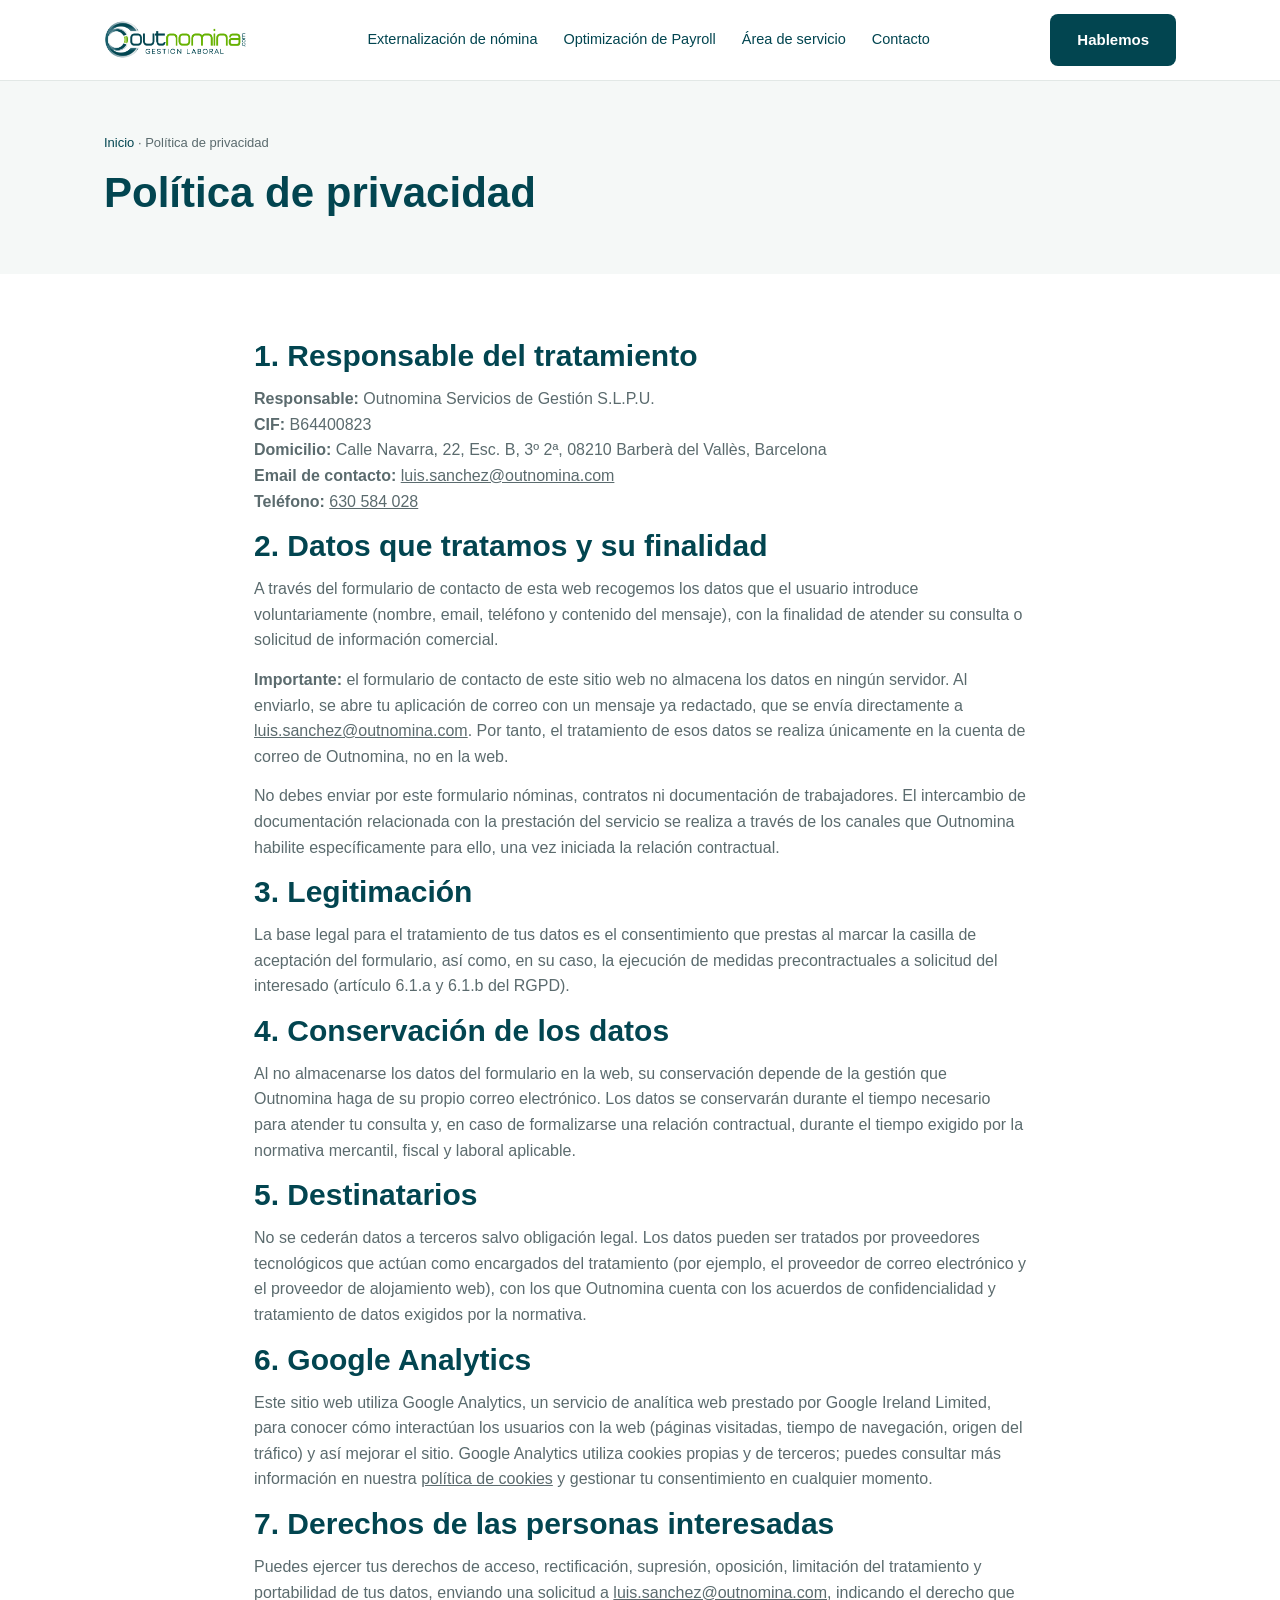
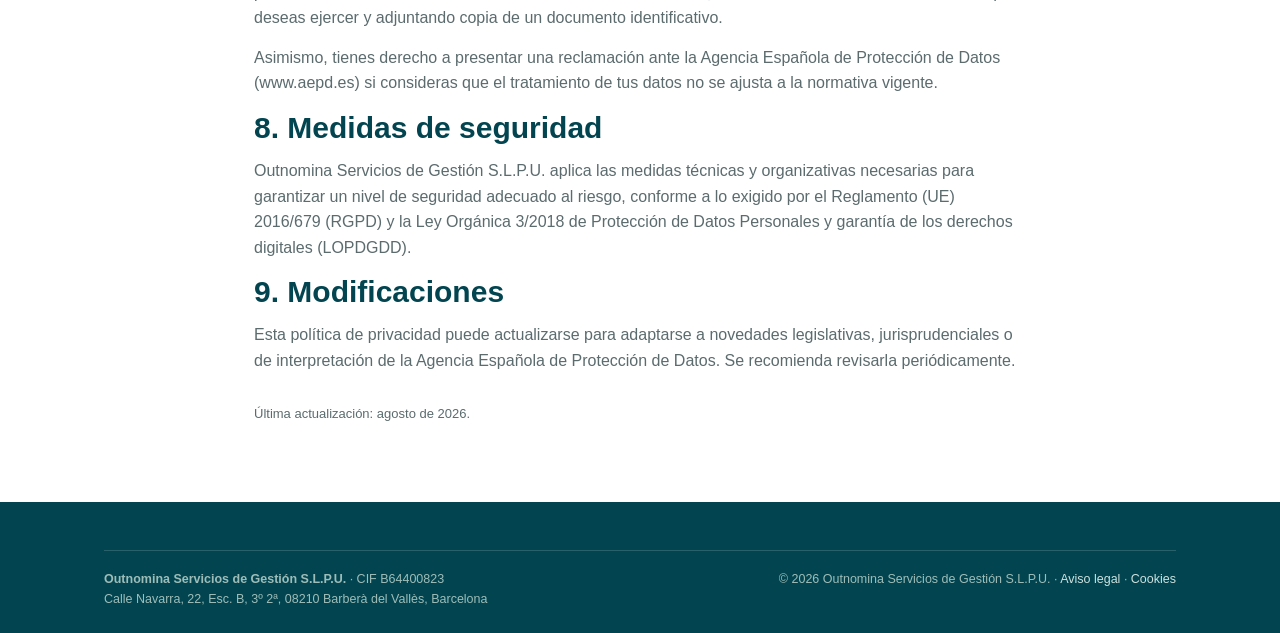
<file: privacidad.html>
<!DOCTYPE html>
<html lang="es">
<head>
<meta charset="UTF-8">
<meta name="viewport" content="width=device-width,initial-scale=1">
<title>Política de Privacidad | Outnomina</title>
<meta name="robots" content="noindex,follow">
<link rel="canonical" href="https://outnomina.com/privacidad.html">
<link rel="stylesheet" href="styles.css">
</head>
<body>

<header class="site">
  <div class="header-inner">
    <a class="logo" href="index.html"><img src="assets/outnomina_logo_oficial.png" alt="Outnomina Servicios de Gestión"></a>
    <nav class="main-nav" id="mainNav">
      <a href="externalizacion-nominas.html">Externalización de nómina</a>
      <a href="optimizacion-payroll.html">Optimización de Payroll</a>
      <a href="index.html#servicio">Área de servicio</a>
      <a href="index.html#contacto">Contacto</a>
    </nav>
    <div class="header-actions">
      <a class="btn btn-primary" href="index.html#contacto">Hablemos</a>
      <button class="nav-toggle" id="navToggle" aria-label="Abrir menú">☰</button>
    </div>
  </div>
</header>

<section class="page-hero">
  <div class="wrap">
    <div class="breadcrumb"><a href="index.html">Inicio</a> · Política de privacidad</div>
    <h1>Política de privacidad</h1>
  </div>
</section>

<section>
  <div class="wrap" style="max-width:820px;">

    <h2>1. Responsable del tratamiento</h2>
    <p>
      <strong>Responsable:</strong> Outnomina Servicios de Gestión S.L.P.U.<br>
      <strong>CIF:</strong> B64400823<br>
      <strong>Domicilio:</strong> Calle Navarra, 22, Esc. B, 3º 2ª, 08210 Barberà del Vallès, Barcelona<br>
      <strong>Email de contacto:</strong> <a href="mailto:luis.sanchez@outnomina.com">luis.sanchez@outnomina.com</a><br>
      <strong>Teléfono:</strong> <a href="tel:+34630584028">630 584 028</a>
    </p>

    <h2>2. Datos que tratamos y su finalidad</h2>
    <p>A través del formulario de contacto de esta web recogemos los datos que el usuario introduce voluntariamente (nombre, email, teléfono y contenido del mensaje), con la finalidad de atender su consulta o solicitud de información comercial.</p>
    <p><strong>Importante:</strong> el formulario de contacto de este sitio web no almacena los datos en ningún servidor. Al enviarlo, se abre tu aplicación de correo con un mensaje ya redactado, que se envía directamente a <a href="mailto:luis.sanchez@outnomina.com">luis.sanchez@outnomina.com</a>. Por tanto, el tratamiento de esos datos se realiza únicamente en la cuenta de correo de Outnomina, no en la web.</p>
    <p>No debes enviar por este formulario nóminas, contratos ni documentación de trabajadores. El intercambio de documentación relacionada con la prestación del servicio se realiza a través de los canales que Outnomina habilite específicamente para ello, una vez iniciada la relación contractual.</p>

    <h2>3. Legitimación</h2>
    <p>La base legal para el tratamiento de tus datos es el consentimiento que prestas al marcar la casilla de aceptación del formulario, así como, en su caso, la ejecución de medidas precontractuales a solicitud del interesado (artículo 6.1.a y 6.1.b del RGPD).</p>

    <h2>4. Conservación de los datos</h2>
    <p>Al no almacenarse los datos del formulario en la web, su conservación depende de la gestión que Outnomina haga de su propio correo electrónico. Los datos se conservarán durante el tiempo necesario para atender tu consulta y, en caso de formalizarse una relación contractual, durante el tiempo exigido por la normativa mercantil, fiscal y laboral aplicable.</p>

    <h2>5. Destinatarios</h2>
    <p>No se cederán datos a terceros salvo obligación legal. Los datos pueden ser tratados por proveedores tecnológicos que actúan como encargados del tratamiento (por ejemplo, el proveedor de correo electrónico y el proveedor de alojamiento web), con los que Outnomina cuenta con los acuerdos de confidencialidad y tratamiento de datos exigidos por la normativa.</p>

    <h2>6. Google Analytics</h2>
    <p>Este sitio web utiliza Google Analytics, un servicio de analítica web prestado por Google Ireland Limited, para conocer cómo interactúan los usuarios con la web (páginas visitadas, tiempo de navegación, origen del tráfico) y así mejorar el sitio. Google Analytics utiliza cookies propias y de terceros; puedes consultar más información en nuestra <a href="cookies.html">política de cookies</a> y gestionar tu consentimiento en cualquier momento.</p>

    <h2>7. Derechos de las personas interesadas</h2>
    <p>Puedes ejercer tus derechos de acceso, rectificación, supresión, oposición, limitación del tratamiento y portabilidad de tus datos, enviando una solicitud a <a href="mailto:luis.sanchez@outnomina.com">luis.sanchez@outnomina.com</a>, indicando el derecho que deseas ejercer y adjuntando copia de un documento identificativo.</p>
    <p>Asimismo, tienes derecho a presentar una reclamación ante la Agencia Española de Protección de Datos (www.aepd.es) si consideras que el tratamiento de tus datos no se ajusta a la normativa vigente.</p>

    <h2>8. Medidas de seguridad</h2>
    <p>Outnomina Servicios de Gestión S.L.P.U. aplica las medidas técnicas y organizativas necesarias para garantizar un nivel de seguridad adecuado al riesgo, conforme a lo exigido por el Reglamento (UE) 2016/679 (RGPD) y la Ley Orgánica 3/2018 de Protección de Datos Personales y garantía de los derechos digitales (LOPDGDD).</p>

    <h2>9. Modificaciones</h2>
    <p>Esta política de privacidad puede actualizarse para adaptarse a novedades legislativas, jurisprudenciales o de interpretación de la Agencia Española de Protección de Datos. Se recomienda revisarla periódicamente.</p>

    <p style="margin-top:30px;font-size:13px;color:var(--muted);">Última actualización: agosto de 2026.</p>
  </div>
</section>

<footer class="site">
  <div class="wrap">
    <div class="footer-bottom">
      <div>
        <strong>Outnomina Servicios de Gestión S.L.P.U.</strong> · CIF B64400823<br>
        Calle Navarra, 22, Esc. B, 3º 2ª, 08210 Barberà del Vallès, Barcelona
      </div>
      <div>© 2026 Outnomina Servicios de Gestión S.L.P.U. · <a href="aviso-legal.html">Aviso legal</a> · <a href="cookies.html">Cookies</a></div>
    </div>
  </div>
</footer>

<script src="script.js"></script>
</body>
</html>
</file>
<file: styles.css>
:root{
  --petroleo:#024550;
  --petroleo-dark:#013038;
  --verde:#66B201;
  --verde-dark:#4a8300;
  --verde-text:#173404;
  --ink:#0d1f22;
  --muted:#5b6b6e;
  --line:#e2e8e6;
  --bg:#ffffff;
  --bg-soft:#f5f8f7;
  --radius:12px;
  --maxw:1120px;
  font-size:16px;
}

*{box-sizing:border-box;}
html{scroll-behavior:smooth;}
body{
  margin:0;
  font-family:"Segoe UI",Arial,Helvetica,sans-serif;
  color:var(--ink);
  background:var(--bg);
  line-height:1.6;
}
img{max-width:100%;display:block;}
a{color:inherit;}
.wrap{max-width:var(--maxw);margin:0 auto;padding:0 24px;}
section{padding:64px 0;}
h1,h2,h3{font-weight:600;line-height:1.2;margin:0 0 12px;color:var(--petroleo);}
h1{font-size:clamp(28px,4vw,42px);}
h2{font-size:clamp(22px,3vw,30px);}
h3{font-size:19px;}
p{margin:0 0 14px;color:var(--muted);}
.eyebrow{
  display:inline-block;
  font-size:13px;
  font-weight:600;
  letter-spacing:.06em;
  text-transform:uppercase;
  color:var(--verde-dark);
  margin-bottom:10px;
}
.center{text-align:center;}
.btn{
  display:inline-block;
  border-radius:8px;
  padding:13px 26px;
  font-size:15px;
  font-weight:600;
  text-decoration:none;
  border:1.5px solid transparent;
  cursor:pointer;
}
.btn-primary{background:var(--petroleo);color:#fff;}
.btn-primary:hover{background:var(--petroleo-dark);}
.btn-accent{background:var(--verde);color:var(--verde-text);}
.btn-accent:hover{background:var(--verde-dark);color:#fff;}
.btn-ghost{background:transparent;color:var(--petroleo);border-color:var(--petroleo);}
.btn-ghost:hover{background:var(--petroleo);color:#fff;}
.btn-row{display:flex;gap:14px;flex-wrap:wrap;}

/* Top promo bar */
.promo-bar{
  background:var(--petroleo);
  color:#fff;
  text-align:center;
  font-size:14px;
  padding:10px 16px;
}
.promo-bar strong{color:var(--verde);}

/* Header */
header.site{
  border-bottom:1px solid var(--line);
  position:sticky;top:0;background:#fff;z-index:50;
}
.header-inner{
  display:flex;align-items:center;justify-content:space-between;
  padding:14px 24px;max-width:var(--maxw);margin:0 auto;gap:20px;
}
.logo img{height:48px;width:auto;}
nav.main-nav{display:flex;gap:26px;align-items:center;}
nav.main-nav a{
  text-decoration:none;color:var(--petroleo);font-size:14.5px;font-weight:500;
}
nav.main-nav a:hover{color:var(--verde-dark);}
.header-actions{display:flex;align-items:center;gap:16px;}
.contact-icons{display:flex;gap:14px;font-size:13.5px;}
.contact-icons a{text-decoration:none;color:var(--muted);white-space:nowrap;}
.contact-icons a:hover{color:var(--petroleo);}
.nav-toggle{display:none;background:none;border:none;font-size:26px;color:var(--petroleo);cursor:pointer;}

@media(max-width:860px){
  nav.main-nav{
    position:absolute;top:100%;left:0;right:0;background:#fff;
    flex-direction:column;padding:16px 24px;border-bottom:1px solid var(--line);
    display:none;gap:14px;
  }
  nav.main-nav.open{display:flex;}
  .contact-icons{display:none;}
  .nav-toggle{display:block;}
}

/* Hero */
.hero{padding:56px 0 40px;}
.hero-grid{display:grid;grid-template-columns:1.05fr .95fr;gap:48px;align-items:center;}
.hero-photo{border-radius:var(--radius);overflow:hidden;}
.hero-stats{display:flex;gap:28px;flex-wrap:wrap;margin-top:28px;}
.hero-stats div{font-size:13.5px;color:var(--muted);max-width:160px;}
.hero-stats strong{display:block;color:var(--petroleo);font-size:17px;margin-bottom:2px;}
@media(max-width:860px){.hero-grid{grid-template-columns:1fr;}}

/* Service split cards (home) */
.split{display:grid;grid-template-columns:1fr 1fr;gap:22px;}
@media(max-width:760px){.split{grid-template-columns:1fr;}}
.svc-card{
  border:1px solid var(--line);border-radius:var(--radius);
  padding:28px 26px;background:#fff;
}
.svc-card .tag{
  display:inline-block;font-size:12px;font-weight:700;letter-spacing:.05em;
  color:var(--verde-dark);text-transform:uppercase;margin-bottom:10px;
}
.svc-card ul{list-style:none;margin:16px 0 22px;padding:0;}
.svc-card li{
  font-size:14.5px;color:var(--ink);margin-bottom:8px;padding-left:22px;position:relative;
}
.svc-card li::before{
  content:"✓";position:absolute;left:0;color:var(--verde-dark);font-weight:700;
}
.icon-badge{
  width:46px;height:46px;border-radius:10px;background:var(--bg-soft);
  display:flex;align-items:center;justify-content:center;margin-bottom:14px;
  font-size:22px;color:var(--petroleo);
}

/* Generic feature grid */
.grid-3{display:grid;grid-template-columns:repeat(3,1fr);gap:20px;}
.grid-4{display:grid;grid-template-columns:repeat(4,1fr);gap:20px;}
@media(max-width:860px){.grid-3,.grid-4{grid-template-columns:repeat(2,1fr);}}
@media(max-width:560px){.grid-3,.grid-4{grid-template-columns:1fr;}}
.feature{
  border:1px solid var(--line);border-radius:var(--radius);padding:22px 20px;background:#fff;
}
.feature h3{margin-bottom:6px;font-size:16.5px;}
.feature p{font-size:14px;margin:0;}

.bg-soft{background:var(--bg-soft);}

/* Steps */
.steps{display:flex;flex-direction:column;gap:0;counter-reset:step;}
.step{
  display:flex;gap:18px;padding:20px 0;border-bottom:1px solid var(--line);
}
.step:last-child{border-bottom:none;}
.step .num{
  flex:none;width:36px;height:36px;border-radius:50%;background:var(--petroleo);
  color:#fff;display:flex;align-items:center;justify-content:center;font-weight:700;font-size:15px;
}
.step h3{margin-bottom:4px;}
.step p{margin:0;font-size:14.5px;}

/* Service area */
.municip{font-size:14.5px;color:var(--muted);line-height:1.9;}

/* Promo block */
.promo-block{
  background:var(--petroleo);color:#fff;border-radius:var(--radius);
  padding:44px 36px;text-align:center;
}
.promo-block h2{color:#fff;}
.promo-block p{color:#d8e8e5;}
.promo-block .pct{color:var(--verde);}

/* Contact */
.contact-grid{display:grid;grid-template-columns:.85fr 1.15fr;gap:44px;}
@media(max-width:860px){.contact-grid{grid-template-columns:1fr;}}
.contact-method{
  display:flex;gap:14px;align-items:flex-start;padding:16px 0;border-bottom:1px solid var(--line);
}
.contact-method:last-child{border-bottom:none;}
.contact-method .ic{
  width:38px;height:38px;border-radius:8px;background:var(--bg-soft);
  display:flex;align-items:center;justify-content:center;color:var(--petroleo);flex:none;
}
.contact-method strong{display:block;font-size:14.5px;color:var(--petroleo);}
.contact-method span{font-size:13.5px;color:var(--muted);}

form.lead{border:1px solid var(--line);border-radius:var(--radius);padding:26px;background:#fff;}
form.lead label{display:block;font-size:13.5px;font-weight:600;color:var(--petroleo);margin:14px 0 6px;}
form.lead label:first-of-type{margin-top:0;}
form.lead input[type=text],
form.lead input[type=email],
form.lead input[type=tel],
form.lead textarea{
  width:100%;padding:11px 13px;border:1px solid var(--line);border-radius:8px;
  font-size:14.5px;font-family:inherit;background:var(--bg-soft);
}
form.lead textarea{resize:vertical;min-height:110px;}
.radio-row{display:flex;gap:18px;flex-wrap:wrap;margin-top:6px;}
.radio-opt{display:flex;align-items:center;gap:7px;font-size:14px;color:var(--ink);font-weight:400;}
.radio-opt input{accent-color:var(--verde-dark);}
.consent{display:flex;gap:9px;align-items:flex-start;font-size:12.5px;color:var(--muted);margin:16px 0;}
.consent a{color:var(--petroleo);}
.form-note{font-size:12px;color:var(--muted);margin-top:10px;}
.privacy-note{
  font-size:12px;color:var(--muted);background:var(--bg-soft);border-radius:8px;padding:12px 14px;margin-top:14px;
}

/* Page hero (subpages) */
.page-hero{background:var(--bg-soft);padding:52px 0 44px;}
.breadcrumb{font-size:13px;color:var(--muted);margin-bottom:14px;}
.breadcrumb a{color:var(--petroleo);text-decoration:none;}

/* Footer */
footer.site{background:var(--petroleo);color:#cfe2df;padding:48px 0 24px;font-size:13.5px;}
.footer-grid{display:grid;grid-template-columns:1.3fr 1fr 1fr;gap:32px;margin-bottom:32px;}
@media(max-width:760px){.footer-grid{grid-template-columns:1fr;}}
footer.site h3{color:#fff;font-size:14.5px;margin-bottom:12px;}
footer.site a{text-decoration:none;color:#cfe2df;}
footer.site a:hover{color:var(--verde);}
footer.site .logo-foot img{height:34px;margin-bottom:14px;filter:brightness(0) invert(1);}
footer.site ul{list-style:none;padding:0;margin:0;}
footer.site li{margin-bottom:8px;}
.footer-bottom{
  border-top:1px solid rgba(255,255,255,.15);padding-top:18px;
  display:flex;justify-content:space-between;flex-wrap:wrap;gap:10px;color:#9fbdb8;font-size:12.5px;
}


/* Conversion refinements */
.hero-lead{font-size:18px;line-height:1.65;max-width:720px;}
.hero-lead strong{color:var(--petroleo);}
.svc-card{display:flex;flex-direction:column;}
.svc-card .btn{align-self:flex-start;margin-top:auto;}
.hero-photo img{width:100%;aspect-ratio:1/1;object-fit:cover;object-position:center;}
.btn{transition:transform .15s ease,box-shadow .15s ease,background .15s ease;}
.btn:hover{transform:translateY(-1px);box-shadow:0 5px 14px rgba(2,69,80,.12);}
@media(max-width:560px){
  section{padding:48px 0;}
  html{scroll-padding-top:76px;}
  .hero{padding:38px 0 28px;}
  .hero-lead{font-size:16.5px;}
  .btn-row .btn{width:100%;text-align:center;}
  .header-inner{padding:11px 18px;}
  .logo img{height:43px;}
  .header-actions .btn{display:none;}
  .hero-stats{gap:16px;margin-top:22px;}
  .hero-stats div{max-width:none;width:100%;}
  .svc-card{padding:24px 20px;}
  .promo-block{padding:34px 22px;}
  .contact-grid{gap:28px;}
  form.lead{padding:22px 18px;}
  form.lead input[type=text],form.lead input[type=email],form.lead input[type=tel],form.lead textarea{font-size:16px;}
  .btn{min-height:46px;display:inline-flex;align-items:center;justify-content:center;}
}

/* Final mobile/accessibility refinements */
:focus-visible{outline:3px solid var(--verde);outline-offset:3px;}
[id]{scroll-margin-top:88px;}
@media(max-width:860px){.header-inner{min-height:70px;}}
</file>
